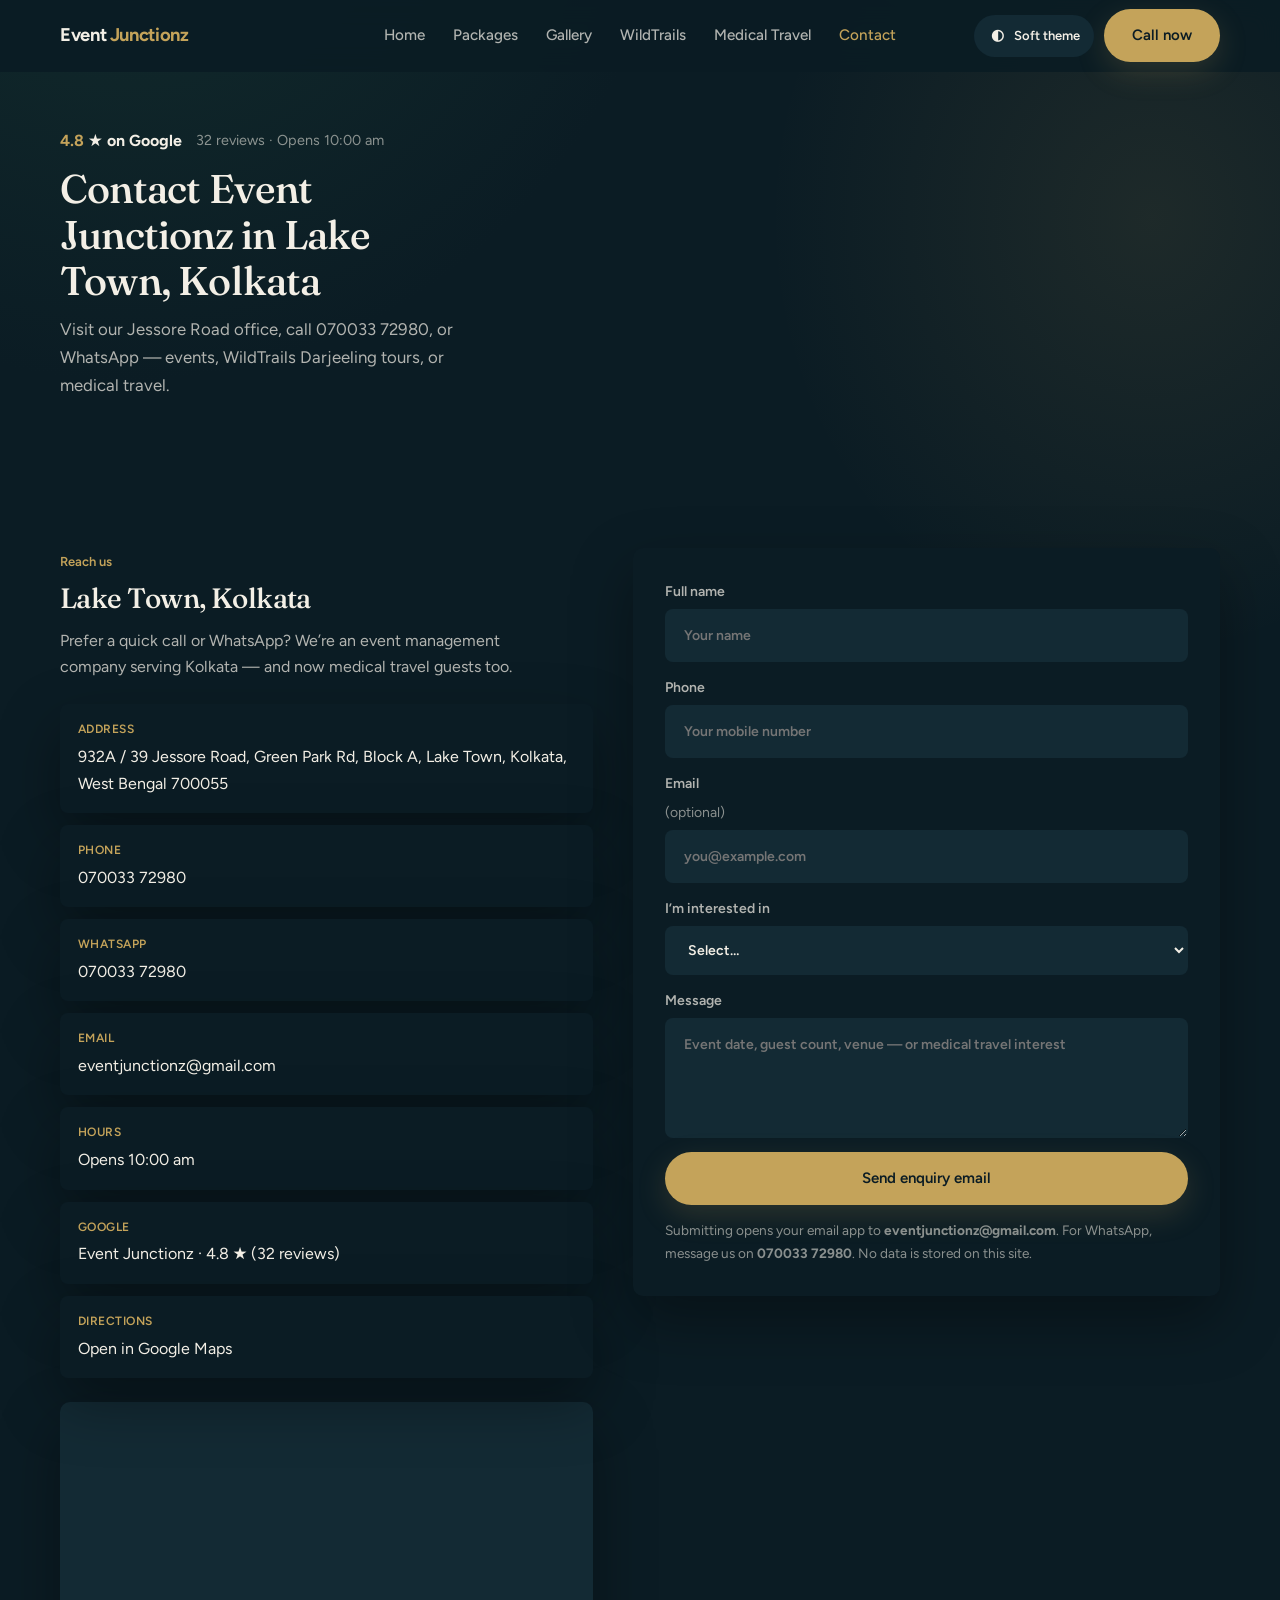
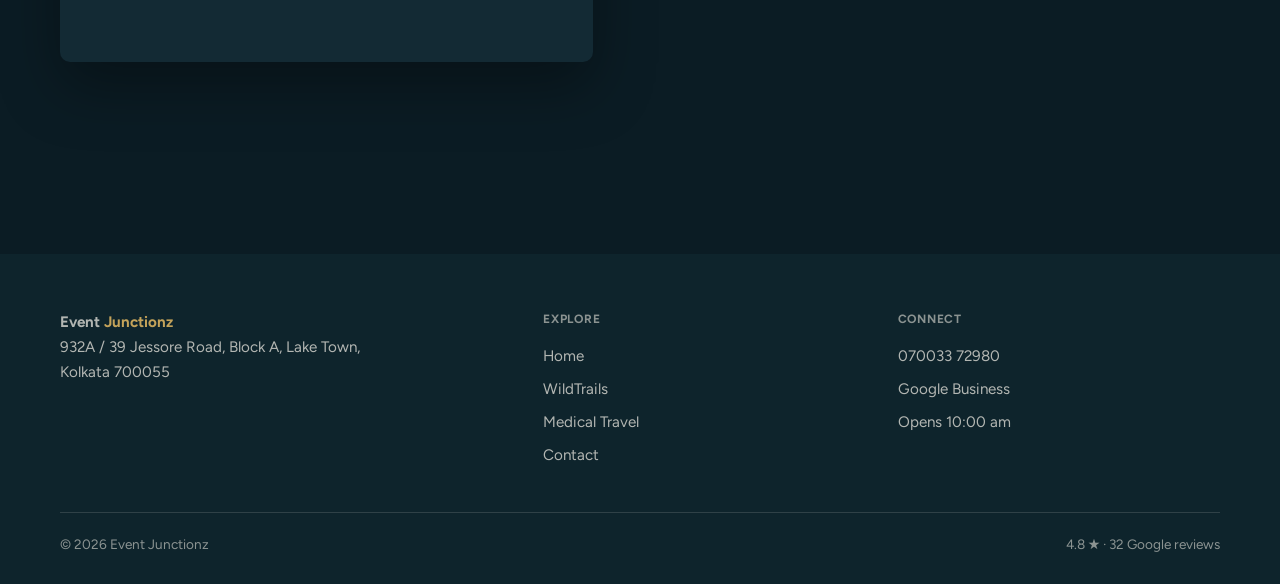
<file: contact.html>
<!DOCTYPE html>
<html lang="en-IN" data-theme="ink">
  <head>
    <meta charset="UTF-8" />
    <meta name="viewport" content="width=device-width, initial-scale=1" />
    <title>Contact Event Junctionz Kolkata | Lake Town Event Planner Phone &amp; Address</title>
    <meta
      name="description"
      content="Contact Event Junctionz in Lake Town, Kolkata — 932A/39 Jessore Road, Block A, 700055. Call 070033 72980 · WhatsApp · eventjunctionz@gmail.com. Open from 10:00 am."
    />
    <meta
      name="keywords"
      content="Event Junctionz contact, event planner Lake Town phone, wedding planner Kolkata address, 7003372980"
    />
    <meta name="robots" content="index, follow" />
    <link rel="canonical" href="https://eventjunctionz.com/contact.html" />
    <link rel="alternate" hreflang="en-IN" href="https://eventjunctionz.com/contact.html" />

    <meta property="og:type" content="website" />
    <meta property="og:locale" content="en_IN" />
    <meta property="og:site_name" content="Event Junctionz" />
    <meta property="og:title" content="Contact Event Junctionz | Lake Town, Kolkata" />
    <meta
      property="og:description"
      content="Call 070033 72980 · 932A/39 Jessore Road, Lake Town, Kolkata 700055. Events, WildTrails &amp; medical travel."
    />
    <meta property="og:url" content="https://eventjunctionz.com/contact.html" />
    <meta property="og:image" content="https://eventjunctionz.com/assets/favicon.svg" />

    <meta name="twitter:card" content="summary" />
    <meta name="twitter:title" content="Contact Event Junctionz Kolkata" />
    <meta name="twitter:description" content="Lake Town address, phone 070033 72980, WhatsApp &amp; email." />

    <link rel="icon" href="assets/favicon.svg" type="image/svg+xml" />
    <link rel="manifest" href="site.webmanifest" />
    <meta name="theme-color" content="#2F5BFF" />

    <script>
      (function () {
        try {
          var t = localStorage.getItem("ej-theme");
          document.documentElement.setAttribute(
            "data-theme",
            t === "soft" || t === "ink" ? t : "ink"
          );
        } catch (e) {
          document.documentElement.setAttribute("data-theme", "ink");
        }
      })();
    </script>
    <link rel="preconnect" href="https://fonts.googleapis.com" />
    <link rel="preconnect" href="https://fonts.gstatic.com" crossorigin />
    <link
      href="https://fonts.googleapis.com/css2?family=Figtree:wght@400;500;600;700&family=Fraunces:opsz,wght@9..144,400;9..144,500;9..144,600&family=Plus+Jakarta+Sans:wght@400;500;600;700&display=swap"
      rel="stylesheet"
    />
    <link rel="stylesheet" href="css/styles.css" />

    <script type="application/ld+json">
      {
        "@context": "https://schema.org",
        "@type": "ContactPage",
        "name": "Contact Event Junctionz",
        "url": "https://eventjunctionz.com/contact.html",
        "mainEntity": {
          "@type": "LocalBusiness",
          "name": "Event Junctionz",
          "telephone": "+917003372980",
          "email": "eventjunctionz@gmail.com",
          "address": {
            "@type": "PostalAddress",
            "streetAddress": "932A / 39 Jessore Road, Green Park Rd, Block A, Lake Town",
            "addressLocality": "Kolkata",
            "addressRegion": "West Bengal",
            "postalCode": "700055",
            "addressCountry": "IN"
          }
        }
      }
    </script>
    <script type="application/ld+json">
      {
        "@context": "https://schema.org",
        "@type": "BreadcrumbList",
        "itemListElement": [
          { "@type": "ListItem", "position": 1, "name": "Home", "item": "https://eventjunctionz.com/" },
          { "@type": "ListItem", "position": 2, "name": "Contact", "item": "https://eventjunctionz.com/contact.html" }
        ]
      }
    </script>
  </head>
  <body>
    <header class="site-header">
      <div class="nav-inner">
        <a class="logo" href="index.html">Event <span>Junctionz</span></a>
        <button class="nav-toggle" type="button" aria-label="Open menu" aria-expanded="false">
          <span></span><span></span><span></span>
        </button>
        <ul class="nav-links">
          <li><a href="index.html">Home</a></li>
          <li><a href="index.html#packages">Packages</a></li>
          <li><a href="index.html#gallery">Gallery</a></li>
          <li><a href="wildtrails.html">WildTrails</a></li>
          <li><a href="medical-travel.html">Medical Travel</a></li>
          <li><a href="contact.html" aria-current="page">Contact</a></li>
          <li class="nav-mobile-cta">
            <a class="btn btn-primary" href="tel:+917003372980">Call now</a>
          </li>
        </ul>
        <div class="nav-actions">
          <button
            type="button"
            class="theme-toggle"
            data-theme-toggle
            aria-pressed="false"
            aria-label="Switch to Ink & Brass theme"
            title="Switch to Ink & Brass"
          >
            <span class="theme-icon" aria-hidden="true">◐</span>
            <span class="theme-label-soft">Ink theme</span>
            <span class="theme-label-ink">Soft theme</span>
          </button>
          <a class="btn btn-primary nav-cta" href="tel:+917003372980">Call now</a>
        </div>
      </div>
    </header>

    <main>
      <section class="page-hero">
        <div class="container">
          <div class="rating-row">
            <p class="rating-score"><span>4.8</span> ★ on Google</p>
            <p class="rating-meta">32 reviews · Opens 10:00 am</p>
          </div>
          <h1>Contact Event Junctionz in Lake Town, Kolkata</h1>
          <p class="hero-lead">
            Visit our Jessore Road office, call 070033 72980, or WhatsApp — events, WildTrails
            Darjeeling tours, or medical travel.
          </p>
        </div>
      </section>

      <section id="enquiry">
        <div class="container contact-grid">
          <div class="reveal">
            <p class="section-label">Reach us</p>
            <h2 class="section-title">Lake Town, Kolkata</h2>
            <p class="section-lead">
              Prefer a quick call or WhatsApp? We’re an event management company serving Kolkata —
              and now medical travel guests too.
            </p>
            <ul class="contact-details">
              <li>
                <strong>Address</strong>
                932A / 39 Jessore Road, Green Park Rd, Block A, Lake Town, Kolkata, West Bengal
                700055
              </li>
              <li>
                <strong>Phone</strong>
                <a href="tel:+917003372980">070033 72980</a>
              </li>
              <li>
                <strong>WhatsApp</strong>
                070033 72980
              </li>
              <li>
                <strong>Email</strong>
                <a href="mailto:eventjunctionz@gmail.com">eventjunctionz@gmail.com</a>
              </li>
              <li>
                <strong>Hours</strong>
                Opens 10:00 am
              </li>
              <li>
                <strong>Google</strong>
                <a href="https://share.google/ib8gH32EQgBBQdKI5" target="_blank" rel="noopener noreferrer"
                  >Event Junctionz · 4.8 ★ (32 reviews)</a
                >
              </li>
              <li>
                <strong>Directions</strong>
                <a
                  href="https://www.google.com/maps/dir/?api=1&destination=932A%2F39+Jessore+Road+Green+Park+Rd+Block+A+Lake+Town+Kolkata+700055"
                  target="_blank"
                  rel="noopener noreferrer"
                  >Open in Google Maps</a
                >
              </li>
            </ul>

            <div class="map-embed">
              <iframe
                title="Event Junctionz location on Google Maps"
                loading="lazy"
                referrerpolicy="no-referrer-when-downgrade"
                src="https://maps.google.com/maps?q=932A%2F39%20Jessore%20Road%20Green%20Park%20Rd%20Block%20A%20Lake%20Town%20Kolkata%20700055&t=&z=15&ie=UTF8&iwloc=&output=embed"
              ></iframe>
            </div>
          </div>

          <form class="contact-form reveal" action="#" method="post">
            <label>
              Full name
              <input type="text" name="name" required autocomplete="name" placeholder="Your name" />
            </label>
            <label>
              Phone
              <input
                type="tel"
                name="phone"
                required
                autocomplete="tel"
                placeholder="Your mobile number"
              />
            </label>
            <label>
              Email <span style="font-weight: 400; color: var(--color-text-muted)">(optional)</span>
              <input type="email" name="email" autocomplete="email" placeholder="you@example.com" />
            </label>
            <label>
              I’m interested in
              <select name="interest" required>
                <option value="">Select…</option>
                <option value="Wedding Planner">Wedding Planner</option>
                <option value="Corporate Event And Dealers Meet">Corporate Event &amp; Dealers Meet</option>
                <option value="Corporate Sports Event">Corporate Sports Event</option>
                <option value="Birthday Planner">Birthday Planner</option>
                <option value="Party and Entertainment">Party &amp; Entertainment</option>
                <option value="Social Event">Social Event</option>
                <option value="Wedding & Photography">Wedding &amp; Photography</option>
                <option value="WildTrails">WildTrails — Darjeeling Adventure</option>
                <option value="Medical travel">Medical travel</option>
                <option value="Other">Other</option>
              </select>
            </label>
            <label>
              Message
              <textarea
                name="message"
                required
                placeholder="Event date, guest count, venue — or medical travel interest"
              ></textarea>
            </label>
            <button class="btn btn-primary btn-block" type="submit">Send enquiry email</button>
            <p class="form-note">
              Submitting opens your email app to <strong>eventjunctionz@gmail.com</strong>. For
              WhatsApp, message us on <strong>070033 72980</strong>. No data is stored on this site.
            </p>
          </form>
        </div>
      </section>
    </main>

    <footer class="site-footer">
      <div class="container">
        <div class="footer-grid">
          <div>
            <p class="footer-brand">Event <span>Junctionz</span></p>
            <p>932A / 39 Jessore Road, Block A, Lake Town, Kolkata 700055</p>
          </div>
          <div class="footer-col">
            <h4>Explore</h4>
            <ul>
              <li><a href="index.html">Home</a></li>
              <li><a href="wildtrails.html">WildTrails</a></li>
              <li><a href="medical-travel.html">Medical Travel</a></li>
              <li><a href="contact.html">Contact</a></li>
            </ul>
          </div>
          <div class="footer-col">
            <h4>Connect</h4>
            <ul>
              <li><a href="tel:+917003372980">070033 72980</a></li>
              <li>
                <a href="https://share.google/ib8gH32EQgBBQdKI5" target="_blank" rel="noopener noreferrer"
                  >Google Business</a
                >
              </li>
              <li>Opens 10:00 am</li>
            </ul>
          </div>
        </div>
        <div class="footer-bottom">
          <span>© <span id="year"></span> Event Junctionz</span>
          <span>4.8 ★ · 32 Google reviews</span>
        </div>
      </div>
    </footer>

    <script>
      document.getElementById("year").textContent = new Date().getFullYear();
    </script>
    <script src="js/main.js"></script>
    <script src="js/seo.js"></script>
  </body>
</html>
</file>
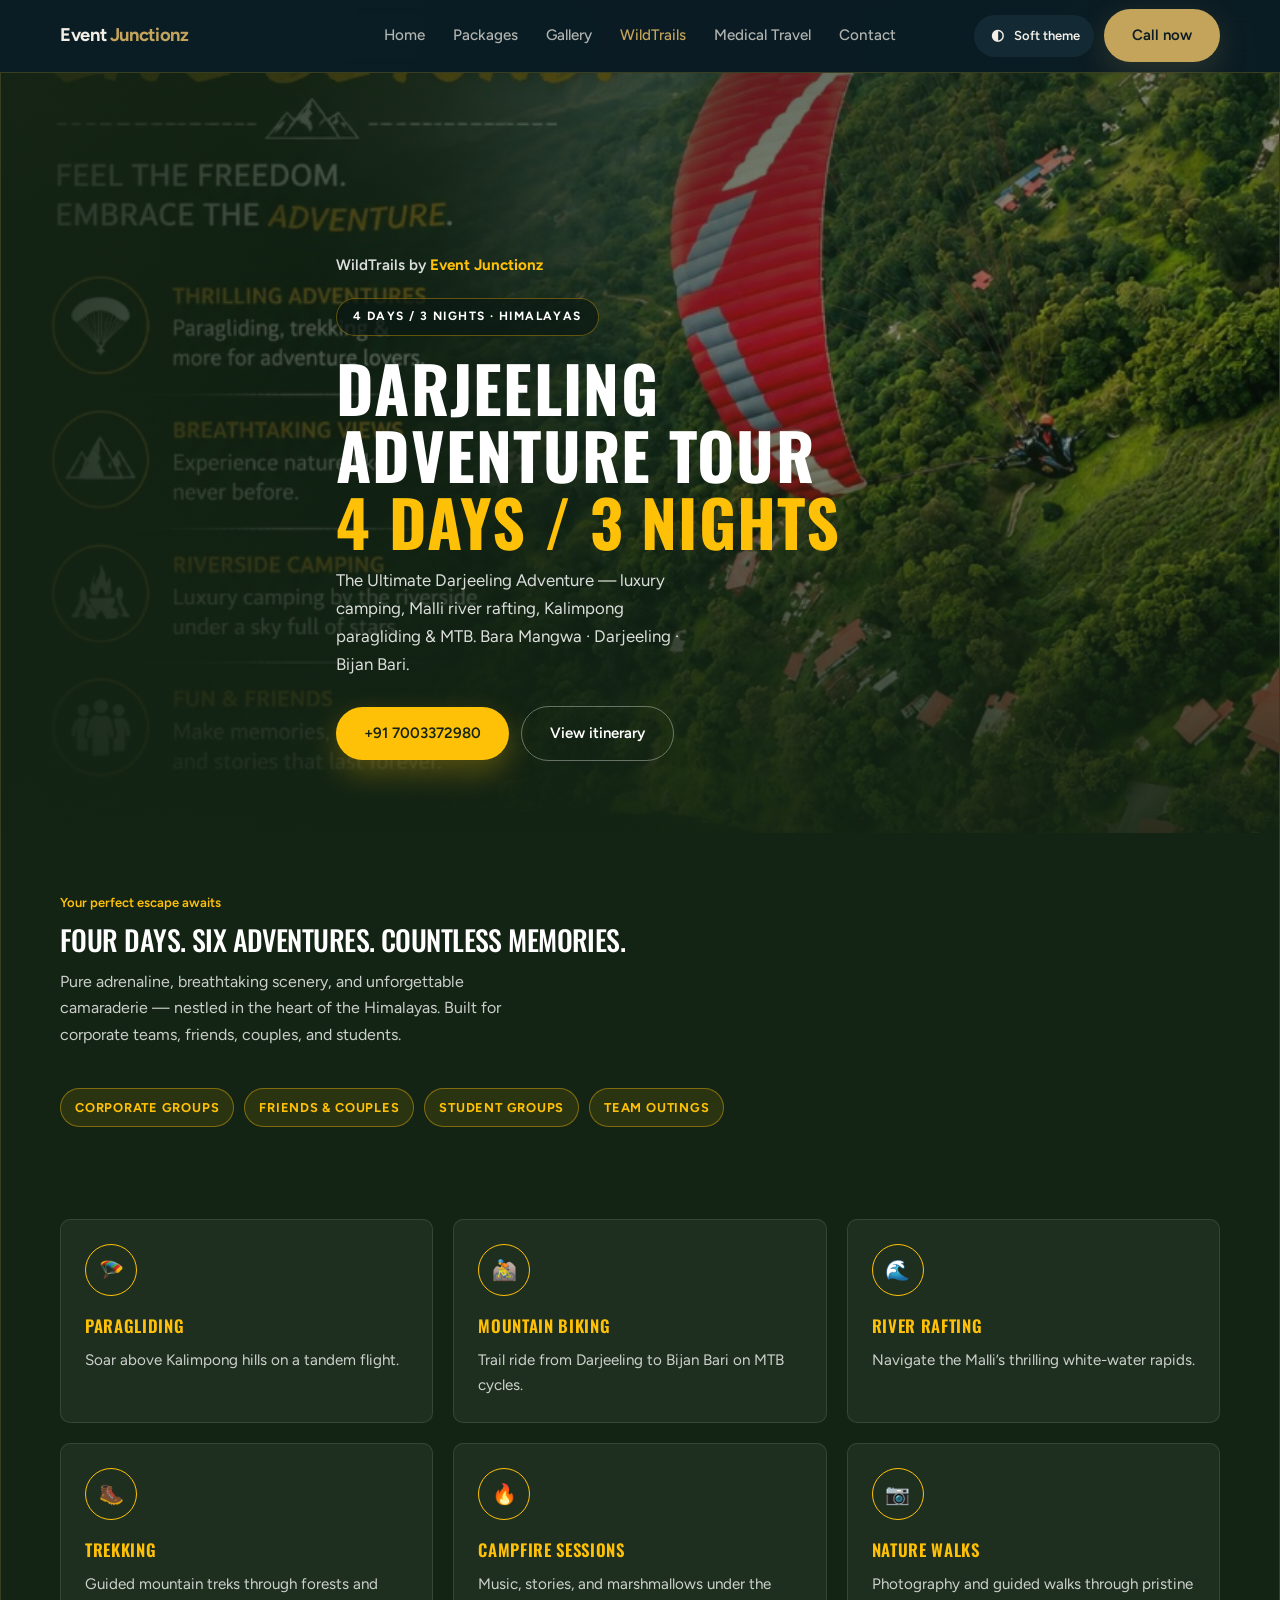
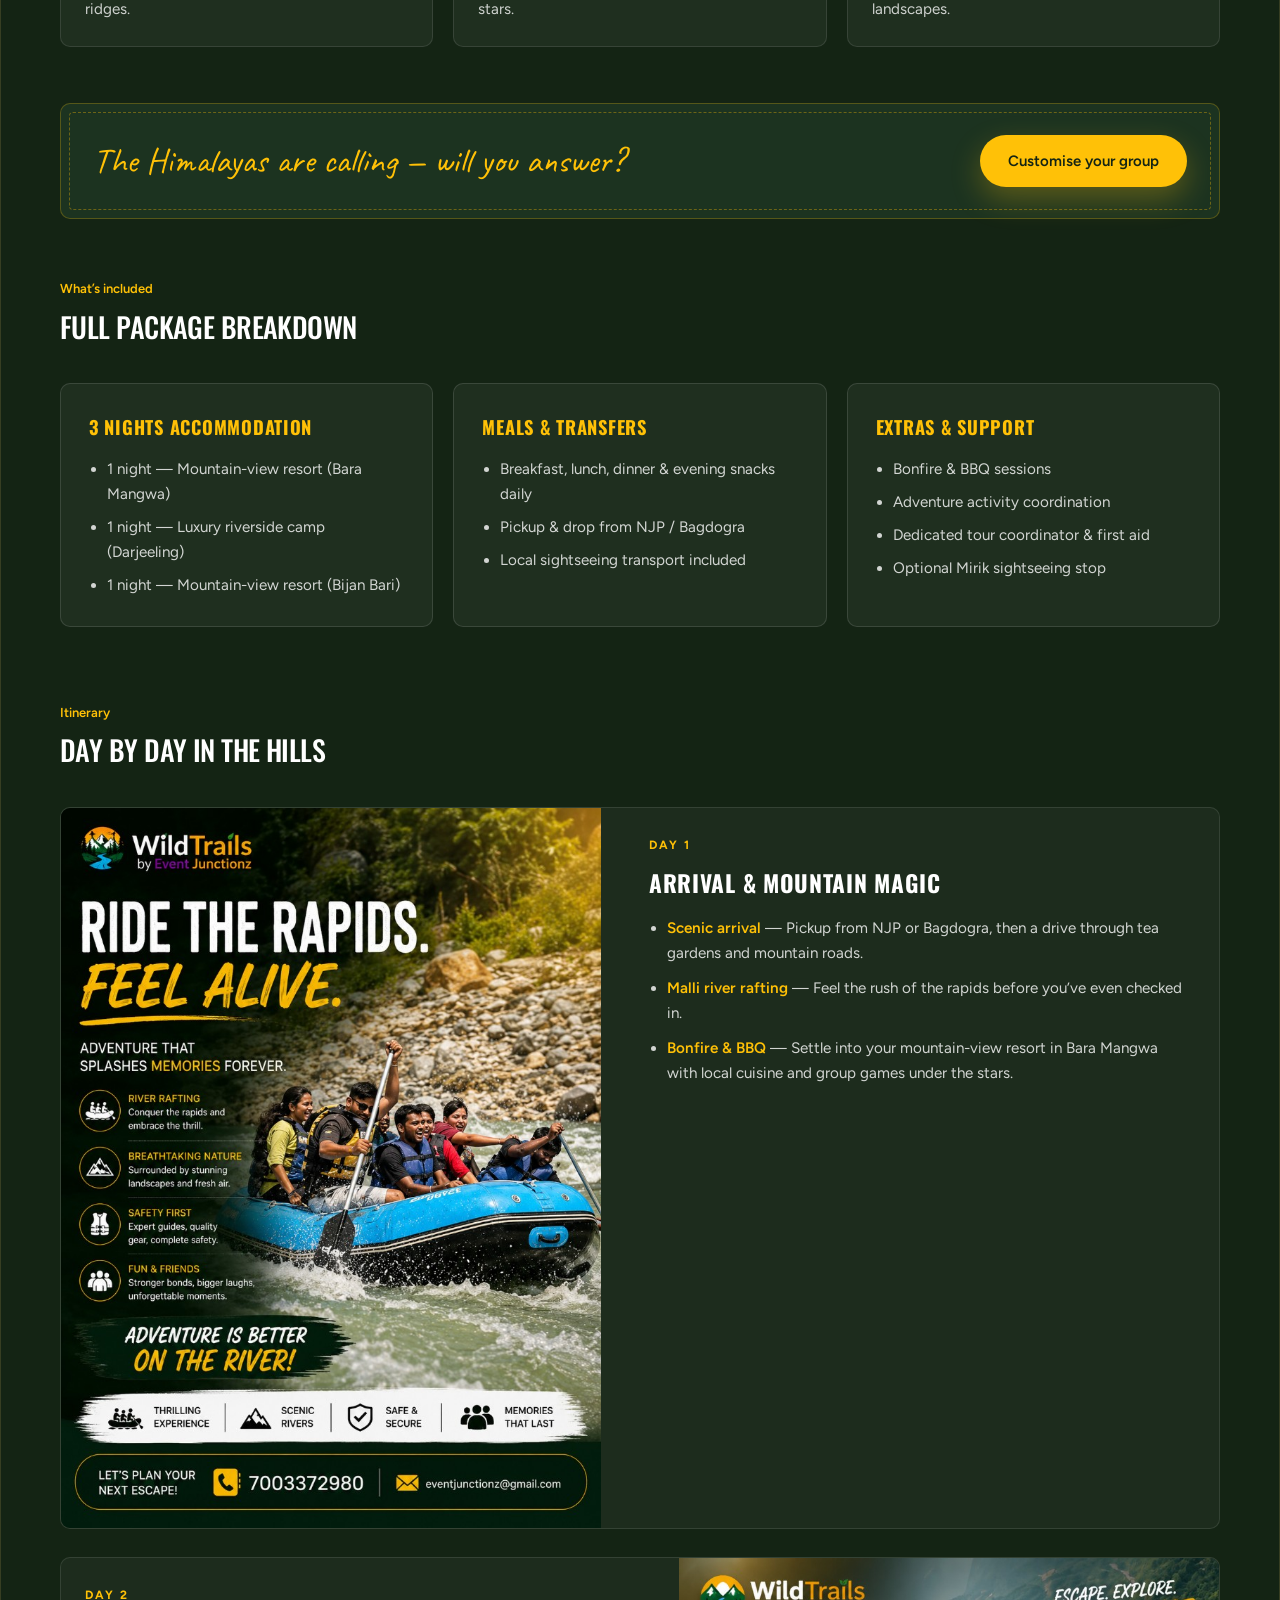
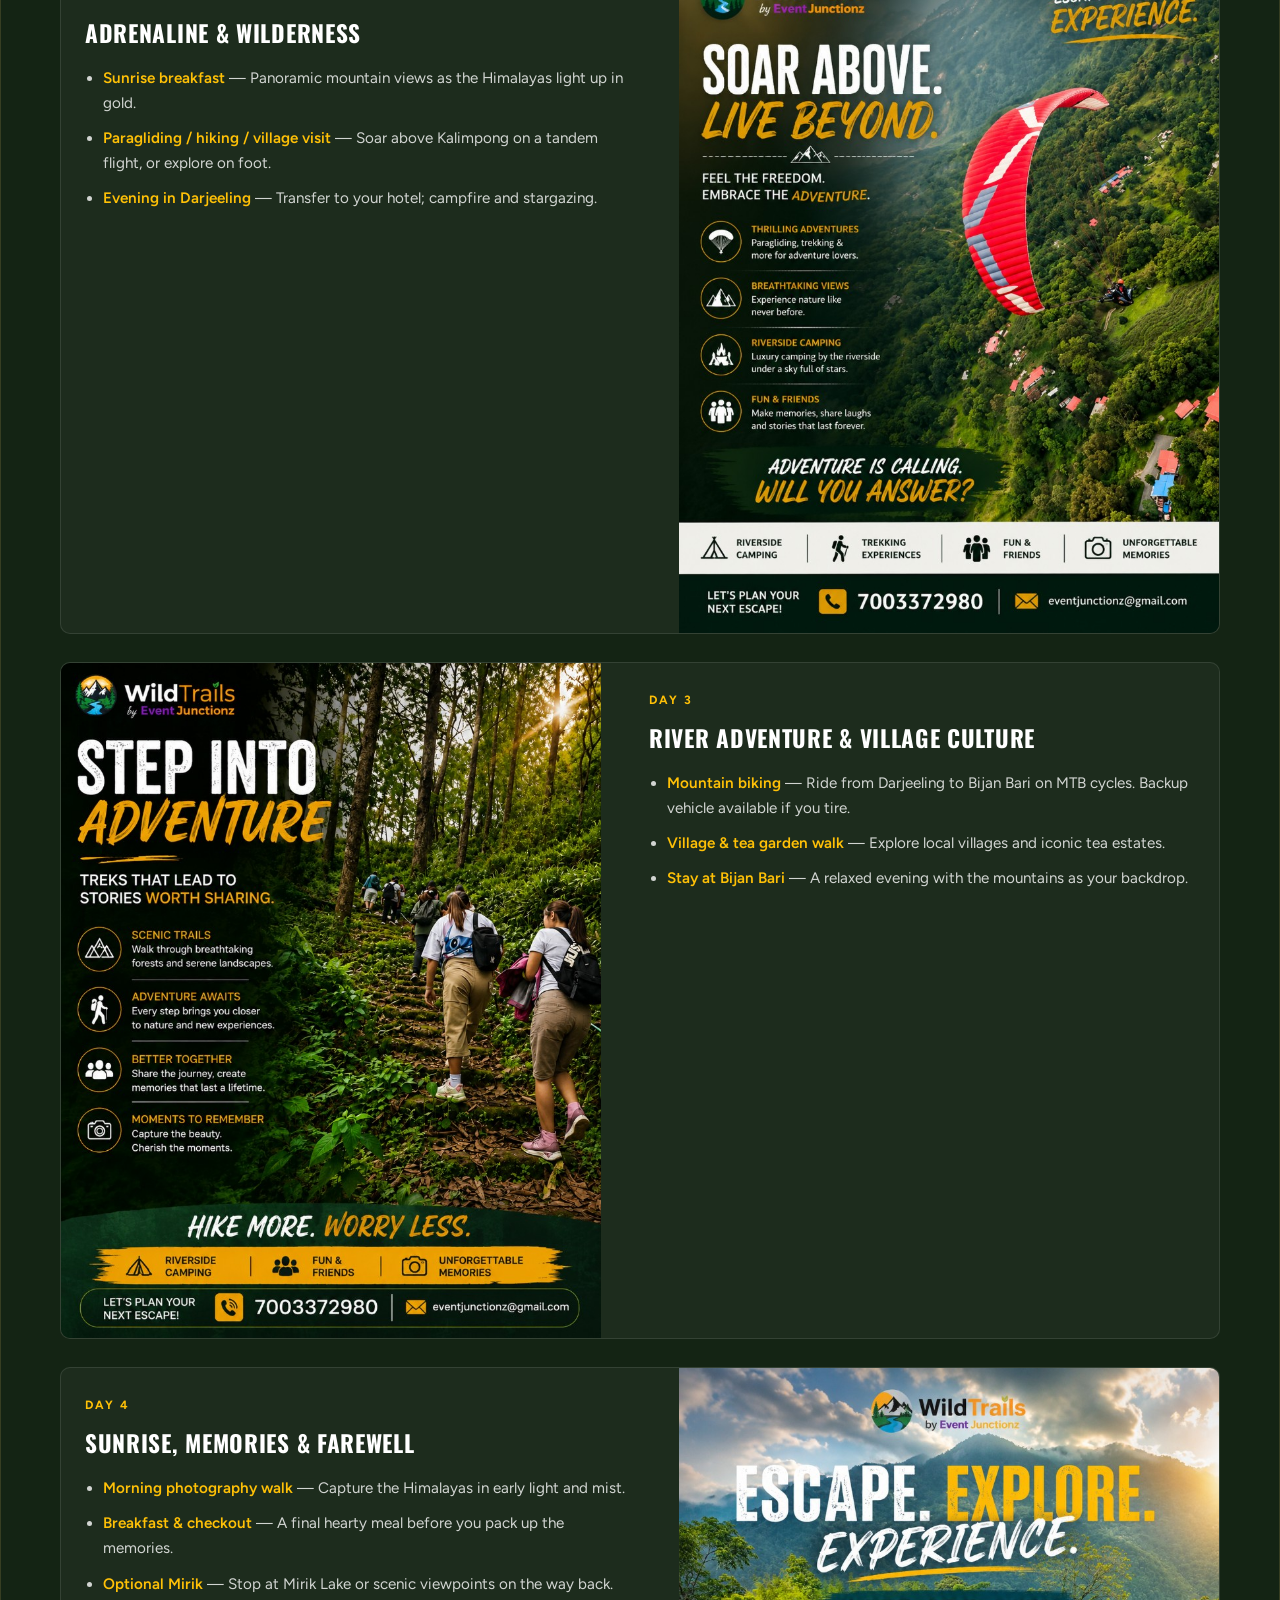
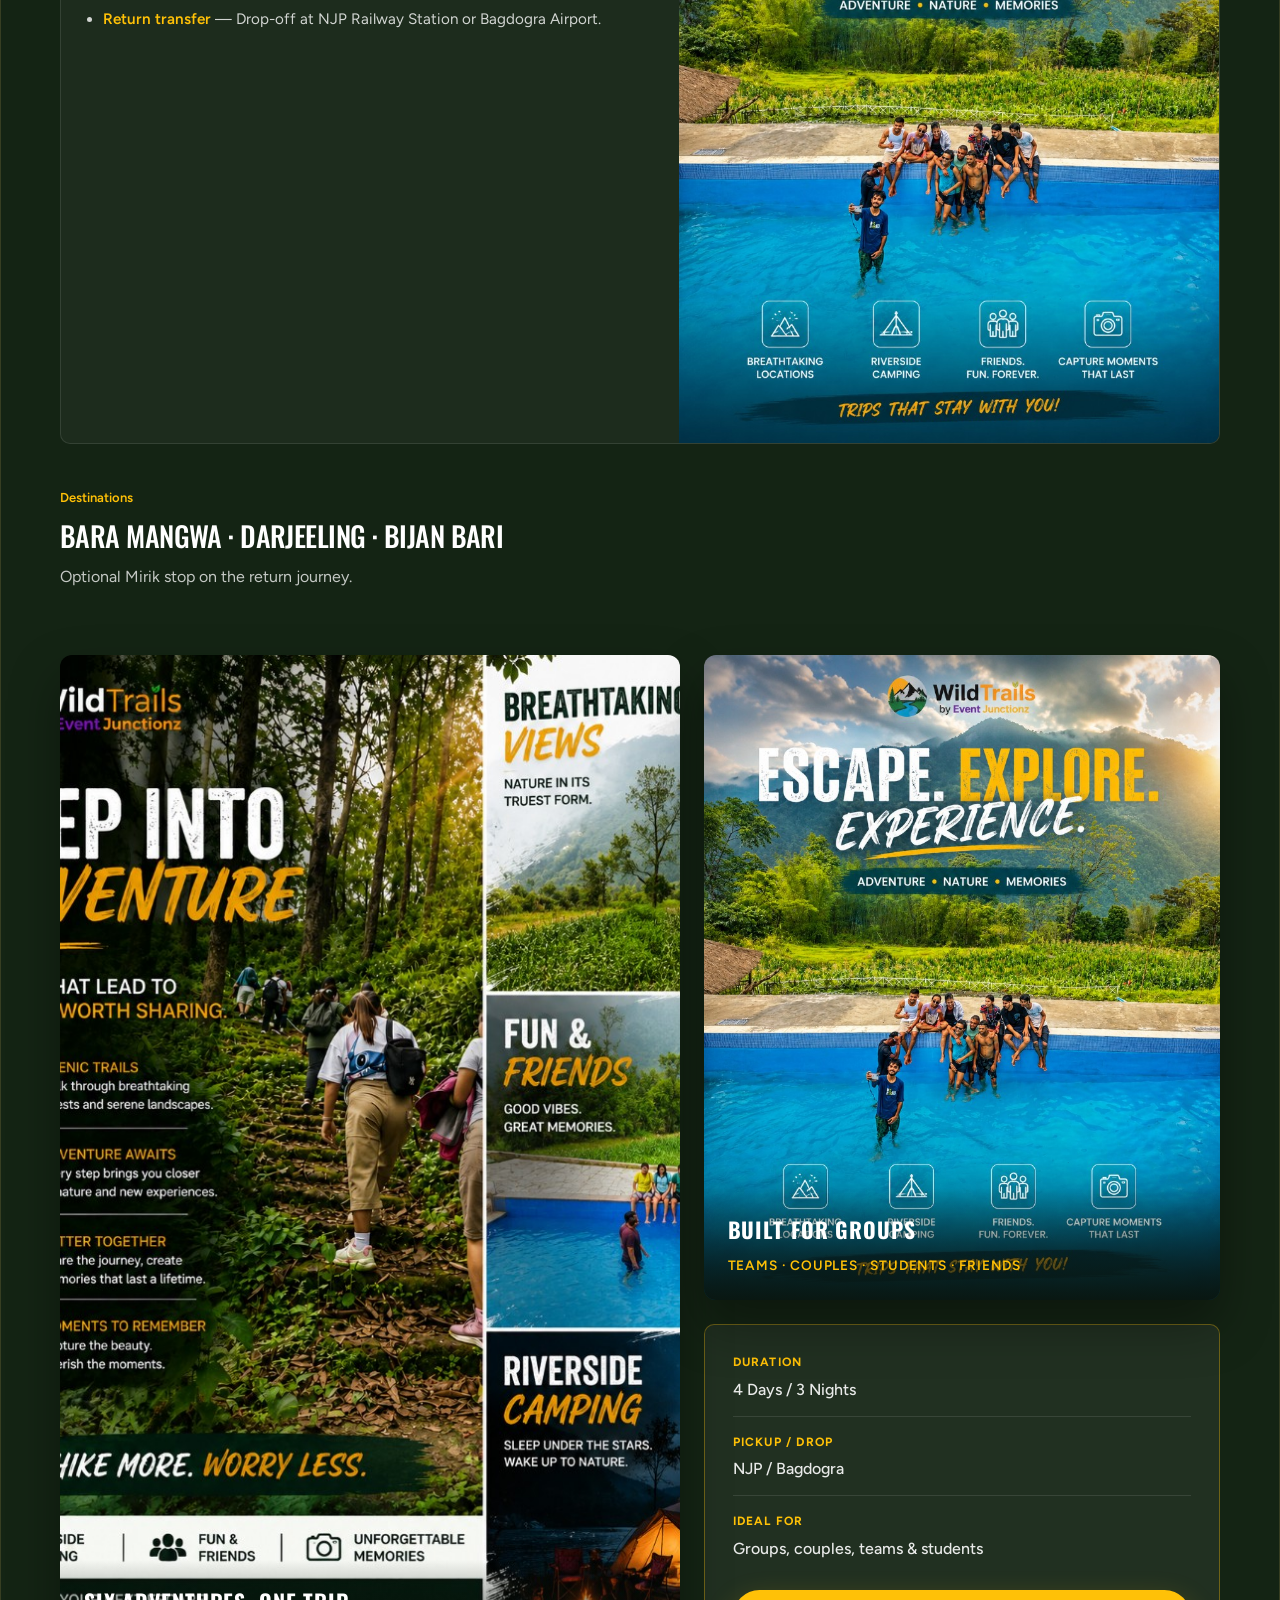
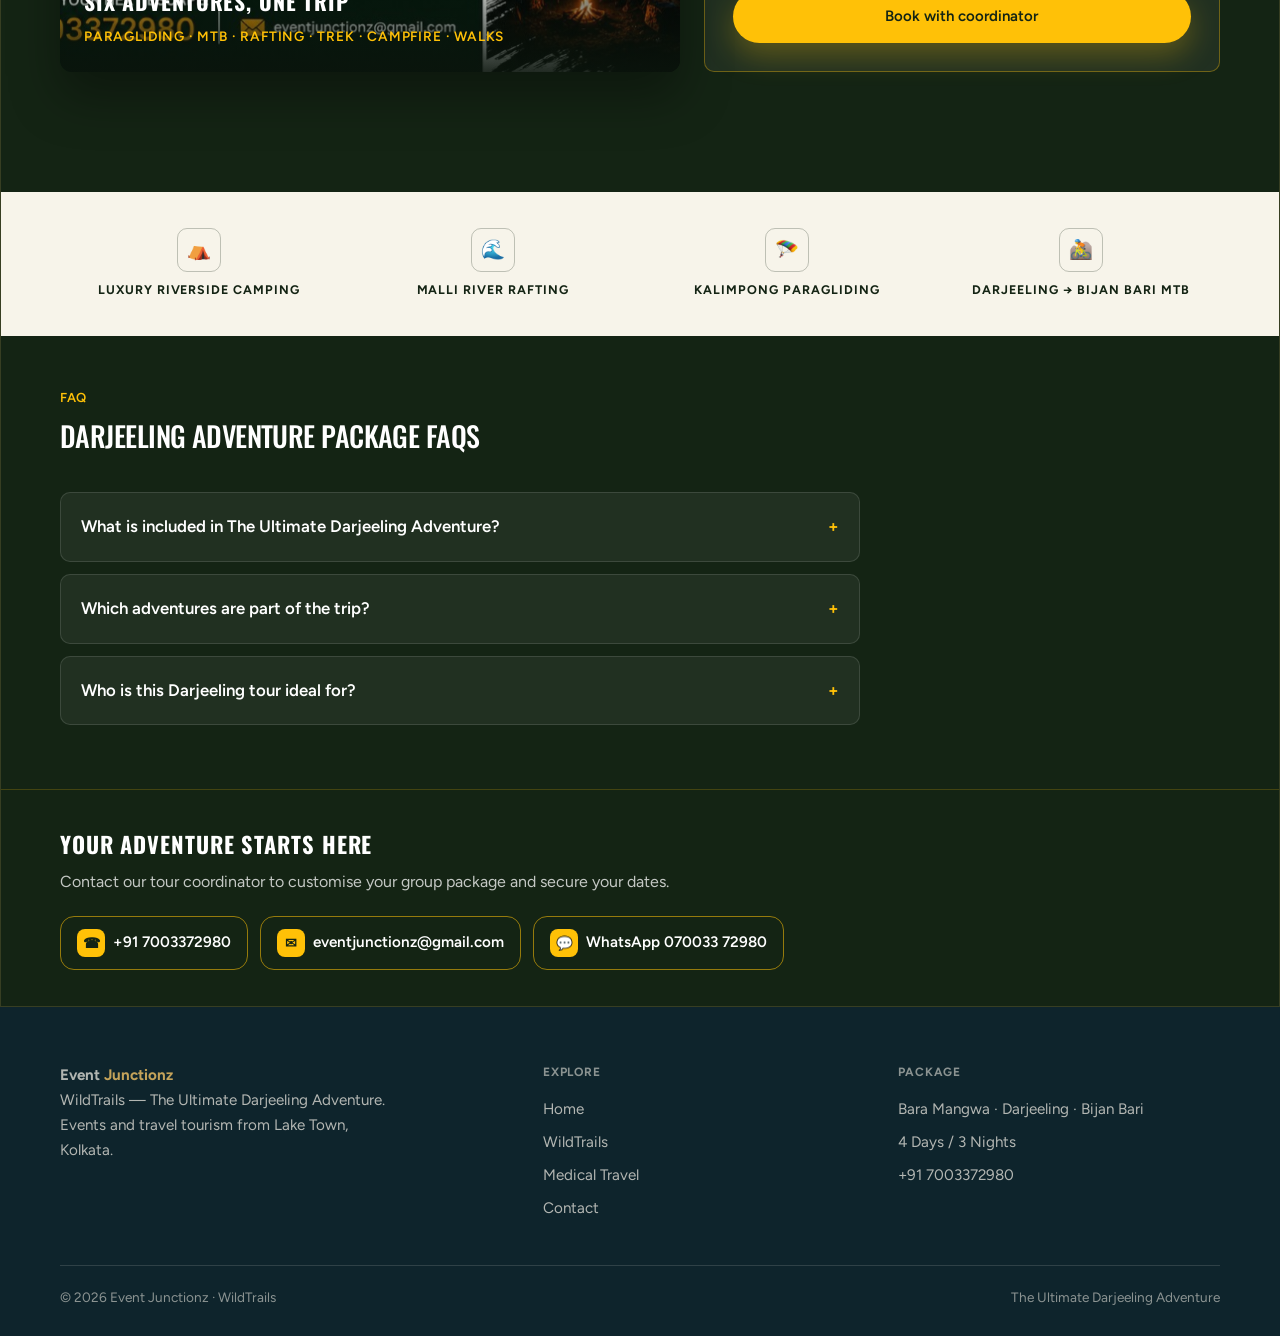
<file: wildtrails.html>
<!DOCTYPE html>
<html lang="en-IN" data-theme="ink">
  <head>
    <meta charset="UTF-8" />
    <meta name="viewport" content="width=device-width, initial-scale=1" />
    <title>Darjeeling Adventure Tour Package 4 Days | Rafting, Paragliding &amp; Camping | WildTrails</title>
    <meta
      name="description"
      content="Book The Ultimate Darjeeling Adventure with WildTrails by Event Junctionz — 4 days / 3 nights: Malli river rafting, Kalimpong paragliding, MTB, trekking &amp; luxury camping. Pickup from NJP / Bagdogra. Call +91 7003372980."
    />
    <meta
      name="keywords"
      content="Darjeeling adventure tour, Darjeeling package 4 days 3 nights, river rafting Darjeeling, paragliding Kalimpong, mountain biking Bijan Bari, riverside camping Darjeeling, WildTrails Event Junctionz, NJP Bagdogra tour package"
    />
    <meta name="robots" content="index, follow, max-image-preview:large, max-snippet:-1" />
    <meta name="author" content="Event Junctionz" />
    <meta name="geo.region" content="IN-WB" />
    <meta name="geo.placename" content="Darjeeling, West Bengal" />
    <link rel="canonical" href="https://eventjunctionz.com/wildtrails.html" />
    <link rel="alternate" hreflang="en-IN" href="https://eventjunctionz.com/wildtrails.html" />

    <meta property="og:type" content="website" />
    <meta property="og:locale" content="en_IN" />
    <meta property="og:site_name" content="Event Junctionz" />
    <meta property="og:title" content="Darjeeling Adventure Tour 4D/3N | WildTrails by Event Junctionz" />
    <meta
      property="og:description"
      content="Luxury camping, rafting, paragliding, trekking &amp; MTB in Bara Mangwa, Darjeeling &amp; Bijan Bari. Call +91 7003372980."
    />
    <meta property="og:url" content="https://eventjunctionz.com/wildtrails.html" />
    <meta property="og:image" content="https://eventjunctionz.com/assets/wildtrails/paragliding.png" />
    <meta property="og:image:alt" content="Paragliding on The Ultimate Darjeeling Adventure" />

    <meta name="twitter:card" content="summary_large_image" />
    <meta name="twitter:title" content="Darjeeling Adventure Tour Package | WildTrails" />
    <meta
      name="twitter:description"
      content="4 days / 3 nights — rafting, paragliding, MTB, trekking &amp; camping. Book +91 7003372980."
    />
    <meta name="twitter:image" content="https://eventjunctionz.com/assets/wildtrails/paragliding.png" />

    <link rel="icon" href="assets/favicon.svg" type="image/svg+xml" />
    <link rel="manifest" href="site.webmanifest" />
    <meta name="theme-color" content="#142414" />

    <script>
      (function () {
        try {
          var t = localStorage.getItem("ej-theme");
          document.documentElement.setAttribute(
            "data-theme",
            t === "soft" || t === "ink" ? t : "ink"
          );
        } catch (e) {
          document.documentElement.setAttribute("data-theme", "ink");
        }
      })();
    </script>
    <link rel="preconnect" href="https://fonts.googleapis.com" />
    <link rel="preconnect" href="https://fonts.gstatic.com" crossorigin />
    <link
      href="https://fonts.googleapis.com/css2?family=Caveat:wght@600;700&family=Figtree:wght@400;500;600;700&family=Fraunces:opsz,wght@9..144,400;9..144,500;9..144,600&family=Oswald:wght@500;600;700&family=Plus+Jakarta+Sans:wght@400;500;600;700&display=swap"
      rel="stylesheet"
    />
    <link rel="stylesheet" href="css/styles.css" />

    <script type="application/ld+json">
      {
        "@context": "https://schema.org",
        "@type": "TouristTrip",
        "name": "The Ultimate Darjeeling Adventure",
        "description": "Four-day Himalayan adventure with luxury camping, Malli river rafting, Kalimpong paragliding, mountain biking from Darjeeling to Bijan Bari, trekking, and campfire sessions. Organised by WildTrails by Event Junctionz.",
        "touristType": ["Corporate groups", "Friends and couples", "Student groups", "Team outings"],
        "itinerary": {
          "@type": "ItemList",
          "itemListElement": [
            { "@type": "ListItem", "position": 1, "name": "Day 1 — Arrival, Malli river rafting, bonfire BBQ at Bara Mangwa" },
            { "@type": "ListItem", "position": 2, "name": "Day 2 — Paragliding or hike over Kalimpong, evening in Darjeeling" },
            { "@type": "ListItem", "position": 3, "name": "Day 3 — Mountain biking to Bijan Bari, tea garden walk" },
            { "@type": "ListItem", "position": 4, "name": "Day 4 — Sunrise photography, optional Mirik, return to NJP or Bagdogra" }
          ]
        },
        "offers": {
          "@type": "Offer",
          "url": "https://eventjunctionz.com/wildtrails.html",
          "availability": "https://schema.org/InStock",
          "seller": {
            "@type": "TravelAgency",
            "name": "WildTrails by Event Junctionz",
            "telephone": "+917003372980",
            "email": "eventjunctionz@gmail.com",
            "address": {
              "@type": "PostalAddress",
              "streetAddress": "932A / 39 Jessore Road, Lake Town",
              "addressLocality": "Kolkata",
              "addressRegion": "West Bengal",
              "postalCode": "700055",
              "addressCountry": "IN"
            }
          }
        },
        "image": [
          "https://eventjunctionz.com/assets/wildtrails/paragliding.png",
          "https://eventjunctionz.com/assets/wildtrails/rafting.png",
          "https://eventjunctionz.com/assets/wildtrails/trekking.png"
        ],
        "provider": { "@type": "Organization", "name": "Event Junctionz", "url": "https://eventjunctionz.com/" }
      }
    </script>
    <script type="application/ld+json">
      {
        "@context": "https://schema.org",
        "@type": "BreadcrumbList",
        "itemListElement": [
          { "@type": "ListItem", "position": 1, "name": "Home", "item": "https://eventjunctionz.com/" },
          { "@type": "ListItem", "position": 2, "name": "WildTrails Darjeeling Adventure", "item": "https://eventjunctionz.com/wildtrails.html" }
        ]
      }
    </script>
    <script type="application/ld+json">
      {
        "@context": "https://schema.org",
        "@type": "FAQPage",
        "mainEntity": [
          {
            "@type": "Question",
            "name": "What is included in The Ultimate Darjeeling Adventure?",
            "acceptedAnswer": {
              "@type": "Answer",
              "text": "3 nights accommodation (Bara Mangwa, Darjeeling riverside camp, Bijan Bari), all meals and snacks, pickup and drop from NJP or Bagdogra, local transport, adventure activity coordination, tour coordinator, first aid, bonfire and BBQ, and optional Mirik stop."
            }
          },
          {
            "@type": "Question",
            "name": "How long is the Darjeeling adventure package?",
            "acceptedAnswer": {
              "@type": "Answer",
              "text": "The package is 4 days and 3 nights covering Bara Mangwa, Darjeeling, Bijan Bari, with optional Mirik on the return."
            }
          },
          {
            "@type": "Question",
            "name": "How do I book WildTrails Darjeeling tour?",
            "acceptedAnswer": {
              "@type": "Answer",
              "text": "Call or WhatsApp +91 7003372980 or email eventjunctionz@gmail.com to customise your group package and secure dates."
            }
          }
        ]
      }
    </script>
  </head>
  <body>
    <header class="site-header">
      <div class="nav-inner">
        <a class="logo" href="index.html">Event <span>Junctionz</span></a>
        <button class="nav-toggle" type="button" aria-label="Open menu" aria-expanded="false">
          <span></span><span></span><span></span>
        </button>
        <ul class="nav-links">
          <li><a href="index.html">Home</a></li>
          <li><a href="index.html#packages">Packages</a></li>
          <li><a href="index.html#gallery">Gallery</a></li>
          <li><a href="wildtrails.html" aria-current="page">WildTrails</a></li>
          <li><a href="medical-travel.html">Medical Travel</a></li>
          <li><a href="contact.html">Contact</a></li>
          <li class="nav-mobile-cta">
            <a class="btn btn-primary" href="tel:+917003372980">Call now</a>
          </li>
        </ul>
        <div class="nav-actions">
          <button
            type="button"
            class="theme-toggle"
            data-theme-toggle
            aria-pressed="false"
            aria-label="Switch to Ink & Brass theme"
            title="Switch to Ink & Brass"
          >
            <span class="theme-icon" aria-hidden="true">◐</span>
            <span class="theme-label-soft">Ink theme</span>
            <span class="theme-label-ink">Soft theme</span>
          </button>
          <a class="btn btn-primary nav-cta" href="tel:+917003372980">Call now</a>
        </div>
      </div>
    </header>

    <main>
      <section class="wild-band">
        <div class="wild-hero">
          <div class="wild-hero-media" aria-hidden="true">
            <img src="assets/wildtrails/paragliding.png" alt="" width="1200" height="1600" />
          </div>
          <div class="container wild-hero-content">
            <p class="wild-brand-line">WildTrails by <strong>Event Junctionz</strong></p>
            <p class="wild-pill">4 Days / 3 Nights · Himalayas</p>
            <h1>
              Darjeeling adventure tour<br /><span class="accent">4 days / 3 nights</span>
            </h1>
            <p class="wild-sub">
              The Ultimate Darjeeling Adventure — luxury camping, Malli river rafting, Kalimpong
              paragliding &amp; MTB. Bara Mangwa · Darjeeling · Bijan Bari.
            </p>
            <div class="btn-group">
              <a class="btn btn-wild" href="tel:+917003372980">+91 7003372980</a>
              <a class="btn btn-wild-ghost" href="#itinerary">View itinerary</a>
            </div>
          </div>
        </div>

        <div class="container">
          <div class="section-head reveal" style="padding-top: 56px">
            <p class="section-label">Your perfect escape awaits</p>
            <h2
              class="section-title"
              style="color: #fff; font-family: Oswald, sans-serif; text-transform: uppercase"
            >
              Four days. Six adventures. Countless memories.
            </h2>
            <p class="section-lead" style="color: rgba(255, 255, 255, 0.78)">
              Pure adrenaline, breathtaking scenery, and unforgettable camaraderie — nestled in the
              heart of the Himalayas. Built for corporate teams, friends, couples, and students.
            </p>
          </div>

          <div class="wild-audience reveal">
            <span>Corporate groups</span>
            <span>Friends &amp; couples</span>
            <span>Student groups</span>
            <span>Team outings</span>
          </div>

          <div class="wild-features reveal">
            <article class="wild-feature">
              <div class="wild-icon" aria-hidden="true">🪂</div>
              <h3>Paragliding</h3>
              <p>Soar above Kalimpong hills on a tandem flight.</p>
            </article>
            <article class="wild-feature">
              <div class="wild-icon" aria-hidden="true">🚵</div>
              <h3>Mountain biking</h3>
              <p>Trail ride from Darjeeling to Bijan Bari on MTB cycles.</p>
            </article>
            <article class="wild-feature">
              <div class="wild-icon" aria-hidden="true">🌊</div>
              <h3>River rafting</h3>
              <p>Navigate the Malli’s thrilling white-water rapids.</p>
            </article>
            <article class="wild-feature">
              <div class="wild-icon" aria-hidden="true">🥾</div>
              <h3>Trekking</h3>
              <p>Guided mountain treks through forests and ridges.</p>
            </article>
            <article class="wild-feature">
              <div class="wild-icon" aria-hidden="true">🔥</div>
              <h3>Campfire sessions</h3>
              <p>Music, stories, and marshmallows under the stars.</p>
            </article>
            <article class="wild-feature">
              <div class="wild-icon" aria-hidden="true">📷</div>
              <h3>Nature walks</h3>
              <p>Photography and guided walks through pristine landscapes.</p>
            </article>
          </div>
        </div>

        <div class="wild-banner reveal">
          <p>The Himalayas are calling — will you answer?</p>
          <a class="btn btn-wild" href="contact.html?interest=WildTrails">Customise your group</a>
        </div>

        <div class="container" id="included">
          <div class="section-head reveal">
            <p class="section-label">What’s included</p>
            <h2
              class="section-title"
              style="color: #fff; font-family: Oswald, sans-serif; text-transform: uppercase"
            >
              Full package breakdown
            </h2>
          </div>
          <div class="wild-included reveal">
            <article class="wild-include-card">
              <h3>3 nights accommodation</h3>
              <ul>
                <li>1 night — Mountain-view resort (Bara Mangwa)</li>
                <li>1 night — Luxury riverside camp (Darjeeling)</li>
                <li>1 night — Mountain-view resort (Bijan Bari)</li>
              </ul>
            </article>
            <article class="wild-include-card">
              <h3>Meals &amp; transfers</h3>
              <ul>
                <li>Breakfast, lunch, dinner &amp; evening snacks daily</li>
                <li>Pickup &amp; drop from NJP / Bagdogra</li>
                <li>Local sightseeing transport included</li>
              </ul>
            </article>
            <article class="wild-include-card">
              <h3>Extras &amp; support</h3>
              <ul>
                <li>Bonfire &amp; BBQ sessions</li>
                <li>Adventure activity coordination</li>
                <li>Dedicated tour coordinator &amp; first aid</li>
                <li>Optional Mirik sightseeing stop</li>
              </ul>
            </article>
          </div>
        </div>

        <div class="container" id="itinerary">
          <div class="section-head reveal" style="padding-top: 48px">
            <p class="section-label">Itinerary</p>
            <h2
              class="section-title"
              style="color: #fff; font-family: Oswald, sans-serif; text-transform: uppercase"
            >
              Day by day in the hills
            </h2>
          </div>

          <div class="wild-itinerary reveal">
            <article class="wild-day">
              <div class="wild-day-media">
                <img
                  src="assets/wildtrails/rafting.png"
                  alt="River rafting adventure"
                  width="800"
                  height="600"
                />
              </div>
              <div class="wild-day-body">
                <p class="wild-day-label">Day 1</p>
                <h3>Arrival &amp; mountain magic</h3>
                <ul>
                  <li>
                    <strong>Scenic arrival</strong> — Pickup from NJP or Bagdogra, then a drive
                    through tea gardens and mountain roads.
                  </li>
                  <li>
                    <strong>Malli river rafting</strong> — Feel the rush of the rapids before you’ve
                    even checked in.
                  </li>
                  <li>
                    <strong>Bonfire &amp; BBQ</strong> — Settle into your mountain-view resort in
                    Bara Mangwa with local cuisine and group games under the stars.
                  </li>
                </ul>
              </div>
            </article>

            <article class="wild-day reverse">
              <div class="wild-day-media">
                <img
                  src="assets/wildtrails/paragliding.png"
                  alt="Paragliding over the hills"
                  width="800"
                  height="600"
                />
              </div>
              <div class="wild-day-body">
                <p class="wild-day-label">Day 2</p>
                <h3>Adrenaline &amp; wilderness</h3>
                <ul>
                  <li>
                    <strong>Sunrise breakfast</strong> — Panoramic mountain views as the Himalayas
                    light up in gold.
                  </li>
                  <li>
                    <strong>Paragliding / hiking / village visit</strong> — Soar above Kalimpong on
                    a tandem flight, or explore on foot.
                  </li>
                  <li>
                    <strong>Evening in Darjeeling</strong> — Transfer to your hotel; campfire and
                    stargazing.
                  </li>
                </ul>
              </div>
            </article>

            <article class="wild-day">
              <div class="wild-day-media">
                <img
                  src="assets/wildtrails/trekking.png"
                  alt="Trekking through forest trails"
                  width="800"
                  height="600"
                />
              </div>
              <div class="wild-day-body">
                <p class="wild-day-label">Day 3</p>
                <h3>River adventure &amp; village culture</h3>
                <ul>
                  <li>
                    <strong>Mountain biking</strong> — Ride from Darjeeling to Bijan Bari on MTB
                    cycles. Backup vehicle available if you tire.
                  </li>
                  <li>
                    <strong>Village &amp; tea garden walk</strong> — Explore local villages and iconic
                    tea estates.
                  </li>
                  <li>
                    <strong>Stay at Bijan Bari</strong> — A relaxed evening with the mountains as
                    your backdrop.
                  </li>
                </ul>
              </div>
            </article>

            <article class="wild-day reverse">
              <div class="wild-day-media">
                <img
                  src="assets/wildtrails/escape-explore.png"
                  alt="Group memories in the hills"
                  width="800"
                  height="600"
                />
              </div>
              <div class="wild-day-body">
                <p class="wild-day-label">Day 4</p>
                <h3>Sunrise, memories &amp; farewell</h3>
                <ul>
                  <li>
                    <strong>Morning photography walk</strong> — Capture the Himalayas in early light
                    and mist.
                  </li>
                  <li><strong>Breakfast &amp; checkout</strong> — A final hearty meal before you pack up the memories.</li>
                  <li>
                    <strong>Optional Mirik</strong> — Stop at Mirik Lake or scenic viewpoints on the
                    way back.
                  </li>
                  <li>
                    <strong>Return transfer</strong> — Drop-off at NJP Railway Station or Bagdogra
                    Airport.
                  </li>
                </ul>
              </div>
            </article>
          </div>
        </div>

        <div class="container" id="experiences" style="padding-bottom: 48px">
          <div class="section-head reveal">
            <p class="section-label">Destinations</p>
            <h2
              class="section-title"
              style="color: #fff; font-family: Oswald, sans-serif; text-transform: uppercase"
            >
              Bara Mangwa · Darjeeling · Bijan Bari
            </h2>
            <p class="section-lead" style="color: rgba(255, 255, 255, 0.75)">
              Optional Mirik stop on the return journey.
            </p>
          </div>
          <div class="wild-experiences reveal">
            <article class="wild-exp-main">
              <img
                src="assets/wildtrails/experiences.png"
                alt="WildTrails Darjeeling adventure collage"
                width="900"
                height="1200"
              />
              <div class="wild-exp-caption">
                <h3>Six adventures, one trip</h3>
                <p>Paragliding · MTB · Rafting · Trek · Campfire · Walks</p>
              </div>
            </article>
            <div class="wild-exp-stack">
              <article class="wild-exp-card">
                <img
                  src="assets/wildtrails/memories.png"
                  alt="Friends on a WildTrails trip"
                  width="800"
                  height="600"
                />
                <div class="wild-exp-caption">
                  <h3>Built for groups</h3>
                  <p>Teams · Couples · Students · Friends</p>
                </div>
              </article>
              <div class="wild-meta-card">
                <div class="wild-meta-row">
                  <strong>Duration</strong>
                  <span>4 Days / 3 Nights</span>
                </div>
                <div class="wild-meta-row">
                  <strong>Pickup / drop</strong>
                  <span>NJP / Bagdogra</span>
                </div>
                <div class="wild-meta-row">
                  <strong>Ideal for</strong>
                  <span>Groups, couples, teams &amp; students</span>
                </div>
                <a class="btn btn-wild btn-block" href="tel:+917003372980">Book with coordinator</a>
              </div>
            </div>
          </div>
        </div>

        <div class="wild-strip">
          <div class="container wild-strip-grid">
            <div class="wild-strip-item">
              <span class="mark" aria-hidden="true">⛺</span>
              Luxury riverside camping
            </div>
            <div class="wild-strip-item">
              <span class="mark" aria-hidden="true">🌊</span>
              Malli river rafting
            </div>
            <div class="wild-strip-item">
              <span class="mark" aria-hidden="true">🪂</span>
              Kalimpong paragliding
            </div>
            <div class="wild-strip-item">
              <span class="mark" aria-hidden="true">🚵</span>
              Darjeeling → Bijan Bari MTB
            </div>
          </div>
        </div>

        <div class="container" id="faq" style="padding: 48px 0 64px">
          <div class="section-head reveal">
            <p class="section-label">FAQ</p>
            <h2
              class="section-title"
              style="color: #fff; font-family: Oswald, sans-serif; text-transform: uppercase"
            >
              Darjeeling adventure package FAQs
            </h2>
          </div>
          <div class="faq-list faq-list-dark reveal">
            <details class="faq-item">
              <summary>What is included in The Ultimate Darjeeling Adventure?</summary>
              <p>
                3 nights stay (Bara Mangwa resort, Darjeeling riverside camp, Bijan Bari resort), all
                meals, NJP/Bagdogra transfers, local transport, adventure coordination, tour
                coordinator, first aid, bonfire &amp; BBQ, optional Mirik stop.
              </p>
            </details>
            <details class="faq-item">
              <summary>Which adventures are part of the trip?</summary>
              <p>
                Paragliding over Kalimpong, mountain biking Darjeeling to Bijan Bari, Malli river
                rafting, guided trekking, campfire sessions, and nature / photography walks.
              </p>
            </details>
            <details class="faq-item">
              <summary>Who is this Darjeeling tour ideal for?</summary>
              <p>
                Corporate groups, friends and couples, student groups, and team outings looking for
                a 4-day Himalayan adventure in West Bengal.
              </p>
            </details>
          </div>
        </div>

        <div class="wild-cta-bar">
          <div class="container wild-cta-inner">
            <div>
              <h2>Your adventure starts here</h2>
              <p>
                Contact our tour coordinator to customise your group package and secure your dates.
              </p>
            </div>
            <div class="wild-contact-pills">
              <a href="tel:+917003372980"><span class="dot">☎</span> +91 7003372980</a>
              <a href="mailto:eventjunctionz@gmail.com"
                ><span class="dot">✉</span> eventjunctionz@gmail.com</a
              >
              <span class="wild-wa-number"><span class="dot">💬</span> WhatsApp 070033 72980</span>
            </div>
          </div>
        </div>
      </section>
    </main>

    <footer class="site-footer">
      <div class="container">
        <div class="footer-grid">
          <div>
            <p class="footer-brand">Event <span>Junctionz</span></p>
            <p>
              WildTrails — The Ultimate Darjeeling Adventure. Events and travel tourism from Lake
              Town, Kolkata.
            </p>
          </div>
          <div class="footer-col">
            <h4>Explore</h4>
            <ul>
              <li><a href="index.html">Home</a></li>
              <li><a href="wildtrails.html">WildTrails</a></li>
              <li><a href="medical-travel.html">Medical Travel</a></li>
              <li><a href="contact.html">Contact</a></li>
            </ul>
          </div>
          <div class="footer-col">
            <h4>Package</h4>
            <ul>
              <li>Bara Mangwa · Darjeeling · Bijan Bari</li>
              <li>4 Days / 3 Nights</li>
              <li><a href="tel:+917003372980">+91 7003372980</a></li>
            </ul>
          </div>
        </div>
        <div class="footer-bottom">
          <span>© <span id="year"></span> Event Junctionz · WildTrails</span>
          <span>The Ultimate Darjeeling Adventure</span>
        </div>
      </div>
    </footer>

    <script>
      document.getElementById("year").textContent = new Date().getFullYear();
    </script>
    <script src="js/main.js"></script>
    <script src="js/seo.js"></script>
  </body>
</html>
</file>
<file: css/styles.css>
/* Soft Clinical Trust — from design/design.json (default) */
:root,
[data-theme="soft"] {
  --color-primary: #2f5bff;
  --color-primary-hover: #2448d6;
  --color-mint: #b8f0d8;
  --color-sky: #d7ecff;
  --color-lavender-mist: #e8e9ff;
  --color-canvas: #ffffff;
  --color-section: #f5f8fc;
  --color-surface: #f0f3f7;
  --color-border: #e6ebf2;
  --color-text: #1b2430;
  --color-text-body: #5b6573;
  --color-text-muted: #8a93a3;
  --color-on-primary: #ffffff;
  --color-overlay-end: rgba(27, 36, 48, 0.72);
  --radius-xs: 12px;
  --radius-sm: 16px;
  --radius-md: 24px;
  --radius-card: 28px;
  --radius-image: 32px;
  --radius-xl: 40px;
  --radius-pill: 999px;
  --shadow-card: 0 18px 50px rgba(27, 36, 48, 0.08);
  --shadow-card-hover: 0 22px 60px rgba(27, 36, 48, 0.12);
  --shadow-soft: 0 10px 30px rgba(47, 91, 255, 0.1);
  --font-sans: "Plus Jakarta Sans", "Manrope", "Poppins", sans-serif;
  --font-display: "Plus Jakarta Sans", "Manrope", "Poppins", sans-serif;
  --container: 1160px;
  --section-y: 96px;
  --nav-h: 72px;
  --ease: cubic-bezier(0.22, 1, 0.36, 1);
  --ease-theme: cubic-bezier(0.4, 0, 0.2, 1);
  --duration: 240ms;
  --theme-duration: 700ms;
  --header-bg: rgba(255, 255, 255, 0.92);
  --header-scrolled-border: var(--color-border);
  --theme-x: 90%;
  --theme-y: 36px;
  color-scheme: light;
}

/* Previous Ink & Brass theme */
[data-theme="ink"] {
  --color-primary: #c4a35a;
  --color-primary-hover: #dfc07a;
  --color-mint: #1a3d36;
  --color-sky: #132a34;
  --color-lavender-mist: #1e3440;
  --color-canvas: #0b1c24;
  --color-section: #0e242c;
  --color-surface: #132a34;
  --color-border: rgba(243, 239, 230, 0.14);
  --color-text: #f3efe6;
  --color-text-body: rgba(243, 239, 230, 0.72);
  --color-text-muted: rgba(243, 239, 230, 0.55);
  --color-on-primary: #0b1c24;
  --color-overlay-end: rgba(7, 19, 24, 0.85);
  --radius-xs: 4px;
  --radius-sm: 6px;
  --radius-md: 8px;
  --radius-card: 10px;
  --radius-image: 12px;
  --radius-xl: 14px;
  --radius-pill: 999px;
  --shadow-card: 0 24px 60px rgba(0, 0, 0, 0.35);
  --shadow-card-hover: 0 28px 70px rgba(0, 0, 0, 0.45);
  --shadow-soft: 0 10px 30px rgba(196, 163, 90, 0.18);
  --font-sans: "Figtree", "Plus Jakarta Sans", sans-serif;
  --font-display: "Fraunces", Georgia, serif;
  --header-bg: rgba(11, 28, 36, 0.9);
  --header-scrolled-border: var(--color-border);
  color-scheme: dark;
}

*,
*::before,
*::after {
  box-sizing: border-box;
}

html {
  scroll-behavior: smooth;
}

body {
  margin: 0;
  font-family: var(--font-sans);
  color: var(--color-text);
  background: var(--color-canvas);
  line-height: 1.65;
  -webkit-font-smoothing: antialiased;
}

/* Smooth theme property blending (fallback + complements view transitions) */
html.theme-animating,
html.theme-animating body,
html.theme-animating body * {
  transition:
    background-color var(--theme-duration) var(--ease-theme),
    background var(--theme-duration) var(--ease-theme),
    color var(--theme-duration) var(--ease-theme),
    border-color var(--theme-duration) var(--ease-theme),
    box-shadow var(--theme-duration) var(--ease-theme),
    fill var(--theme-duration) var(--ease-theme),
    stroke var(--theme-duration) var(--ease-theme) !important;
}

[data-theme="ink"] body {
  background:
    radial-gradient(ellipse 80% 50% at 10% -10%, rgba(26, 61, 54, 0.55), transparent 55%),
    radial-gradient(ellipse 60% 40% at 90% 10%, rgba(196, 163, 90, 0.1), transparent 50%),
    var(--color-canvas);
}

/* View Transition: circular reveal from the toggle */
@supports (view-transition-name: root) {
  ::view-transition-old(root),
  ::view-transition-new(root) {
    animation: none;
    mix-blend-mode: normal;
  }

  ::view-transition-old(root) {
    z-index: 1;
  }

  ::view-transition-new(root) {
    z-index: 2;
    animation: theme-circle-in var(--theme-duration) var(--ease-theme) both;
  }

  html.theme-to-soft::view-transition-old(root) {
    z-index: 2;
    animation: theme-circle-out var(--theme-duration) var(--ease-theme) both;
  }

  html.theme-to-soft::view-transition-new(root) {
    z-index: 1;
    animation: none;
  }
}

@keyframes theme-circle-in {
  from {
    clip-path: circle(0% at var(--theme-x) var(--theme-y));
  }
  to {
    clip-path: circle(150% at var(--theme-x) var(--theme-y));
  }
}

@keyframes theme-circle-out {
  from {
    clip-path: circle(150% at var(--theme-x) var(--theme-y));
  }
  to {
    clip-path: circle(0% at var(--theme-x) var(--theme-y));
  }
}

/* Fallback wipe when View Transitions API is unavailable */
.theme-ripple {
  position: fixed;
  inset: 0;
  z-index: 9999;
  pointer-events: none;
  background: var(--color-canvas);
  clip-path: circle(0% at var(--theme-x) var(--theme-y));
  animation: theme-circle-in var(--theme-duration) var(--ease-theme) forwards;
}

.theme-ripple.is-exit {
  animation: theme-fade-out 280ms var(--ease-theme) forwards;
}

@keyframes theme-fade-out {
  to {
    opacity: 0;
  }
}

@media (prefers-reduced-motion: reduce) {
  html.theme-animating,
  html.theme-animating body,
  html.theme-animating body * {
    transition: none !important;
  }

  ::view-transition-old(root),
  ::view-transition-new(root) {
    animation: none !important;
  }

  .theme-ripple {
    animation: none !important;
    opacity: 0;
  }

  .theme-toggle .theme-icon {
    transition: none !important;
  }
}

img {
  max-width: 100%;
  display: block;
}

a {
  color: inherit;
  text-decoration: none;
}

button,
input,
textarea,
select {
  font: inherit;
}

.container {
  width: min(100% - 40px, var(--container));
  margin-inline: auto;
}

@media (min-width: 768px) {
  .container {
    width: min(100% - 64px, var(--container));
  }
}

/* Nav — logo left | links center | CTA right */
.site-header {
  position: sticky;
  top: 0;
  z-index: 100;
  height: var(--nav-h);
  display: flex;
  align-items: center;
  background: var(--header-bg);
  backdrop-filter: blur(12px);
  border-bottom: 1px solid transparent;
  transition: border-color var(--duration) var(--ease), box-shadow var(--duration) var(--ease),
    background var(--duration) var(--ease);
}

.site-header.is-scrolled {
  border-bottom-color: var(--header-scrolled-border);
  box-shadow: 0 8px 24px rgba(27, 36, 48, 0.04);
}

[data-theme="ink"] .site-header.is-scrolled {
  box-shadow: 0 8px 24px rgba(0, 0, 0, 0.25);
}

.nav-inner {
  display: grid;
  grid-template-columns: 1fr auto 1fr;
  align-items: center;
  gap: 1rem;
  width: min(100% - 40px, var(--container));
  margin-inline: auto;
}

.logo {
  font-weight: 700;
  font-size: 1.15rem;
  letter-spacing: -0.02em;
  color: var(--color-text);
  justify-self: start;
}

.logo span {
  color: var(--color-primary);
}

.nav-links {
  display: flex;
  align-items: center;
  justify-content: center;
  gap: 1.75rem;
  list-style: none;
  margin: 0;
  padding: 0;
  grid-column: 2;
}

.nav-actions {
  justify-self: end;
  display: flex;
  align-items: center;
  gap: 10px;
}

.nav-mobile-cta {
  display: none;
}

/* Theme toggle */
.theme-toggle {
  display: inline-flex;
  align-items: center;
  gap: 8px;
  height: 42px;
  padding: 0 14px;
  border: none;
  border-radius: var(--radius-pill);
  background: var(--color-surface);
  color: var(--color-text);
  font-size: 0.8125rem;
  font-weight: 600;
  cursor: pointer;
  transition:
    background var(--theme-duration) var(--ease-theme),
    color var(--theme-duration) var(--ease-theme),
    transform 280ms var(--ease),
    box-shadow 280ms var(--ease);
  white-space: nowrap;
  overflow: hidden;
  position: relative;
}

.theme-toggle:hover {
  transform: translateY(-1px);
  background: var(--color-sky);
  box-shadow: var(--shadow-soft);
}

.theme-toggle:active {
  transform: scale(0.96);
}

.theme-toggle.is-switching {
  pointer-events: none;
}

.theme-toggle.is-switching .theme-icon {
  animation: theme-icon-spin 700ms var(--ease);
}

.theme-toggle .theme-icon {
  width: 18px;
  height: 18px;
  display: grid;
  place-items: center;
  font-size: 0.95rem;
  line-height: 1;
}

.theme-toggle .theme-label-soft,
.theme-toggle .theme-label-ink {
  transition: opacity 280ms var(--ease), transform 280ms var(--ease);
}

.theme-toggle .theme-label-ink {
  display: none;
}

[data-theme="ink"] .theme-toggle .theme-label-soft {
  display: none;
}

[data-theme="ink"] .theme-toggle .theme-label-ink {
  display: inline;
}

@keyframes theme-icon-spin {
  0% {
    transform: rotate(0deg) scale(1);
  }
  50% {
    transform: rotate(180deg) scale(1.25);
  }
  100% {
    transform: rotate(360deg) scale(1);
  }
}

.nav-links a:not(.btn) {
  font-size: 0.95rem;
  font-weight: 500;
  color: var(--color-text-body);
  transition: color var(--duration) var(--ease);
}

.nav-links a:not(.btn):hover,
.nav-links a[aria-current="page"] {
  color: var(--color-primary);
}

.nav-toggle {
  display: none;
  background: var(--color-surface);
  border: none;
  color: var(--color-text);
  width: 44px;
  height: 44px;
  border-radius: var(--radius-pill);
  cursor: pointer;
  padding: 0;
  justify-self: end;
}

.nav-toggle span {
  display: block;
  width: 16px;
  height: 2px;
  background: currentColor;
  margin: 4px auto;
  border-radius: 2px;
}

/* Buttons */
.btn {
  display: inline-flex;
  align-items: center;
  justify-content: center;
  gap: 0.45rem;
  padding: 14px 28px;
  border-radius: var(--radius-pill);
  font-weight: 600;
  font-size: 0.9375rem;
  border: none;
  cursor: pointer;
  transition: transform var(--duration) var(--ease), background var(--duration) var(--ease),
    box-shadow var(--duration) var(--ease), color var(--duration) var(--ease);
}

.btn:hover {
  transform: translateY(-1px);
}

.btn-primary {
  background: var(--color-primary);
  color: var(--color-on-primary);
  box-shadow: var(--shadow-soft);
}

.btn-primary:hover {
  background: var(--color-primary-hover);
}

.btn-secondary {
  background: var(--color-surface);
  color: var(--color-text);
}

.btn-secondary:hover {
  background: var(--color-sky);
}

.btn-ghost {
  background: transparent;
  color: var(--color-primary);
  padding-inline: 12px;
}

.btn-ghost:hover {
  text-decoration: underline;
  text-underline-offset: 3px;
}

.btn-block {
  width: 100%;
}

.btn-group {
  display: flex;
  flex-wrap: wrap;
  align-items: center;
  gap: 12px;
}

/* Chips */
.chip {
  display: inline-flex;
  align-items: center;
  padding: 6px 12px;
  border-radius: var(--radius-pill);
  background: var(--color-surface);
  font-size: 0.8125rem;
  font-weight: 600;
  color: var(--color-text-body);
}

.chip-mint {
  background: var(--color-mint);
  color: var(--color-text);
}

.chip-sky {
  background: var(--color-sky);
  color: var(--color-text);
}

.chip-primary {
  background: rgba(47, 91, 255, 0.1);
  color: var(--color-primary);
}

/* Hero split */
.hero-split {
  display: grid;
  grid-template-columns: 1fr 1fr;
  gap: 48px;
  align-items: center;
  min-height: calc(88vh - var(--nav-h));
  padding: 48px 0 64px;
}

.hero-copy .eyebrow {
  display: inline-flex;
  align-items: center;
  gap: 8px;
  margin-bottom: 16px;
}

.hero-copy h1 {
  margin: 0 0 16px;
  font-family: var(--font-display);
  font-size: clamp(2rem, 4vw, 2.5rem);
  font-weight: 700;
  line-height: 1.15;
  letter-spacing: -0.02em;
  color: var(--color-text);
  max-width: 16ch;
}

[data-theme="ink"] .hero-copy h1,
[data-theme="ink"] .section-title,
[data-theme="ink"] .split-feature-main h2,
[data-theme="ink"] .cta-panel h2,
[data-theme="ink"] .page-hero h1 {
  font-weight: 500;
}

.hero-lead {
  margin: 0 0 28px;
  font-size: 1.05rem;
  color: var(--color-text-body);
  max-width: 38ch;
  line-height: 1.65;
}

.hero-visual {
  position: relative;
  min-height: 420px;
  display: flex;
  align-items: center;
  justify-content: center;
}

.blob {
  position: absolute;
  border-radius: 50%;
  z-index: 0;
  pointer-events: none;
}

.blob-a {
  width: 88%;
  height: 88%;
  background: var(--color-sky);
  top: 6%;
  right: 0;
  border-radius: 58% 42% 48% 52% / 48% 55% 45% 52%;
}

.blob-b {
  width: 42%;
  height: 42%;
  background: var(--color-mint);
  bottom: 4%;
  left: 0;
  border-radius: 45% 55% 52% 48% / 55% 45% 55% 45%;
  opacity: 0.9;
}

.blob-c {
  width: 72px;
  height: 72px;
  background: var(--color-lavender-mist);
  top: 8%;
  left: 8%;
  box-shadow: var(--shadow-soft);
}

.hero-photo {
  position: relative;
  z-index: 1;
  width: min(100%, 380px);
  aspect-ratio: 4 / 5;
  border-radius: var(--radius-image);
  overflow: hidden;
  box-shadow: var(--shadow-card);
}

.hero-photo img {
  width: 100%;
  height: 100%;
  object-fit: cover;
}

/* Sections */
section {
  padding: var(--section-y) 0;
}

.section-tint {
  background: var(--color-section);
}

.section-label {
  display: inline-block;
  font-size: 0.8125rem;
  font-weight: 600;
  color: var(--color-primary);
  margin: 0 0 10px;
}

.section-title {
  margin: 0 0 12px;
  font-family: var(--font-display);
  font-size: clamp(1.5rem, 3vw, 1.75rem);
  font-weight: 700;
  line-height: 1.2;
  letter-spacing: -0.02em;
  color: var(--color-text);
}

.section-lead {
  margin: 0;
  color: var(--color-text-body);
  max-width: 46ch;
  font-size: 1rem;
}

.section-head {
  margin-bottom: 40px;
}

/* Services trio */
.services-trio {
  display: grid;
  grid-template-columns: repeat(3, 1fr);
  gap: 24px;
}

.card {
  border-radius: var(--radius-card);
  box-shadow: var(--shadow-card);
  transition: box-shadow var(--duration) var(--ease), transform var(--duration) var(--ease);
  overflow: hidden;
  background: var(--color-canvas);
}

.card:hover {
  box-shadow: var(--shadow-card-hover);
  transform: translateY(-2px);
}

.card-image {
  position: relative;
  min-height: 280px;
  background: var(--color-surface);
}

.card-image img {
  width: 100%;
  height: 100%;
  min-height: 280px;
  object-fit: cover;
}

.card-image .card-overlay {
  position: absolute;
  inset: auto 0 0;
  padding: 28px;
  background: linear-gradient(180deg, transparent, var(--color-overlay-end));
  color: #fff;
}

.card-image .card-overlay h3 {
  margin: 0 0 6px;
  font-size: 1.25rem;
  font-weight: 600;
}

.card-image .card-overlay p {
  margin: 0;
  font-size: 0.9rem;
  opacity: 0.9;
}

.card-text {
  min-height: 280px;
  padding: 36px 28px;
  display: flex;
  flex-direction: column;
  justify-content: space-between;
  background: var(--color-mint);
  box-shadow: none;
}

.card-text.sky {
  background: var(--color-sky);
}

.card-text h3 {
  margin: 0 0 10px;
  font-size: 1.25rem;
  font-weight: 600;
}

.card-text p {
  margin: 0;
  color: var(--color-text-body);
  flex: 1;
}

.card-text .btn {
  align-self: flex-start;
  margin-top: 24px;
}

.card-icons {
  padding: 28px;
  min-height: 280px;
}

.card-icons h3 {
  margin: 0 0 20px;
  font-size: 1.25rem;
  font-weight: 600;
}

.icon-grid {
  display: grid;
  grid-template-columns: repeat(3, 1fr);
  gap: 16px;
}

.icon-well {
  display: flex;
  flex-direction: column;
  align-items: center;
  gap: 8px;
  text-align: center;
}

.icon-well .well {
  width: 48px;
  height: 48px;
  border-radius: 50%;
  display: grid;
  place-items: center;
  font-size: 1.1rem;
  font-weight: 700;
  color: var(--color-primary);
}

.icon-well .well.mint {
  background: var(--color-mint);
}
.icon-well .well.sky {
  background: var(--color-sky);
}
.icon-well .well.lav {
  background: var(--color-lavender-mist);
}
.icon-well .well.blue {
  background: rgba(47, 91, 255, 0.12);
}

.icon-well span {
  font-size: 0.75rem;
  font-weight: 600;
  color: var(--color-text-muted);
}

/* Package cards grid */
.package-grid {
  display: grid;
  grid-template-columns: repeat(3, 1fr);
  gap: 24px;
}

.package-card {
  background: var(--color-canvas);
  border-radius: var(--radius-card);
  box-shadow: var(--shadow-card);
  padding: 28px;
  transition: box-shadow var(--duration) var(--ease), transform var(--duration) var(--ease);
}

.package-card:hover {
  box-shadow: var(--shadow-card-hover);
  transform: translateY(-2px);
}

.package-card h3 {
  margin: 0 0 8px;
  font-size: 1.15rem;
  font-weight: 600;
}

.package-card p {
  margin: 0 0 20px;
  color: var(--color-text-body);
  font-size: 0.95rem;
}

.package-price {
  font-size: 1.25rem;
  font-weight: 700;
  color: var(--color-primary);
  margin: 0;
}

/* Profile / review cards */
.experts-row {
  display: grid;
  grid-template-columns: repeat(3, 1fr);
  gap: 24px;
}

.profile-card {
  background: var(--color-canvas);
  border-radius: var(--radius-card);
  box-shadow: var(--shadow-card);
  padding: 28px;
  display: flex;
  flex-direction: column;
  gap: 12px;
}

.profile-card .role {
  margin: 0;
  font-size: 0.8125rem;
  font-weight: 600;
  color: var(--color-primary);
}

.profile-card h3 {
  margin: 0;
  font-size: 1.2rem;
  font-weight: 600;
}

.profile-card .quote-text {
  margin: 0;
  color: var(--color-text-body);
  flex: 1;
}

.avatar {
  width: 56px;
  height: 56px;
  border-radius: 50%;
  background: var(--color-sky);
  color: var(--color-primary);
  display: grid;
  place-items: center;
  font-weight: 700;
  font-size: 1.1rem;
  border: 3px solid #fff;
  box-shadow: var(--shadow-soft);
}

.avatar.mint {
  background: var(--color-mint);
}
.avatar.lav {
  background: var(--color-lavender-mist);
}

.profile-tags {
  display: flex;
  flex-wrap: wrap;
  gap: 8px;
  margin-top: 4px;
}

/* Split feature 60/40 */
.split-feature {
  display: grid;
  grid-template-columns: 1.4fr 1fr;
  gap: 24px;
  align-items: stretch;
}

.split-feature-main {
  background: var(--color-sky);
  border-radius: var(--radius-card);
  padding: 40px 36px;
  display: flex;
  flex-direction: column;
  justify-content: center;
}

.split-feature-main h2 {
  margin: 0 0 12px;
  font-family: var(--font-display);
  font-size: clamp(1.5rem, 3vw, 1.75rem);
  font-weight: 700;
  letter-spacing: -0.02em;
}

.split-feature-main p {
  margin: 0 0 24px;
  color: var(--color-text-body);
  max-width: 42ch;
}

.person-stack {
  display: flex;
  flex-direction: column;
  gap: 16px;
}

.person-row {
  display: flex;
  align-items: center;
  gap: 14px;
  background: var(--color-canvas);
  border-radius: var(--radius-pill);
  padding: 12px 18px 12px 12px;
  box-shadow: var(--shadow-card);
}

.person-row .meta {
  display: flex;
  flex-direction: column;
  gap: 2px;
}

.person-row strong {
  font-size: 0.95rem;
  font-weight: 600;
}

.person-row span {
  font-size: 0.8125rem;
  color: var(--color-text-muted);
}

/* Journey steps */
.journey {
  display: grid;
  grid-template-columns: repeat(4, 1fr);
  gap: 24px;
}

.journey-step {
  background: var(--color-canvas);
  border-radius: var(--radius-card);
  box-shadow: var(--shadow-card);
  padding: 28px;
}

.journey-step .step-num {
  width: 40px;
  height: 40px;
  border-radius: 50%;
  background: var(--color-lavender-mist);
  color: var(--color-primary);
  display: grid;
  place-items: center;
  font-weight: 700;
  font-size: 0.9rem;
  margin-bottom: 16px;
}

.journey-step h3 {
  margin: 0 0 8px;
  font-size: 1.1rem;
  font-weight: 600;
}

.journey-step p {
  margin: 0;
  color: var(--color-text-body);
  font-size: 0.95rem;
}

/* Treatments */
.treat-row {
  display: grid;
  grid-template-columns: repeat(4, 1fr);
  gap: 24px;
}

.treat-item {
  background: var(--color-canvas);
  border-radius: var(--radius-card);
  box-shadow: var(--shadow-card);
  padding: 28px;
  min-height: 180px;
  transition: box-shadow var(--duration) var(--ease), transform var(--duration) var(--ease);
}

.treat-item:hover {
  box-shadow: var(--shadow-card-hover);
  transform: translateY(-2px);
}

.treat-item .well {
  width: 48px;
  height: 48px;
  border-radius: 50%;
  display: grid;
  place-items: center;
  margin-bottom: 16px;
  font-weight: 700;
  color: var(--color-primary);
}

.treat-item h3 {
  margin: 0 0 8px;
  font-size: 1.15rem;
  font-weight: 600;
}

.treat-item p {
  margin: 0;
  color: var(--color-text-body);
  font-size: 0.95rem;
}

/* Price table */
.price-panel {
  background: var(--color-canvas);
  border-radius: var(--radius-card);
  box-shadow: var(--shadow-card);
  padding: 12px 28px 28px;
  overflow-x: auto;
}

.price-table {
  width: 100%;
  border-collapse: collapse;
  font-size: 0.98rem;
}

.price-table th,
.price-table td {
  text-align: left;
  padding: 1.1rem 0.5rem;
  border-bottom: 1px solid var(--color-border);
}

.price-table tr:last-child td {
  border-bottom: none;
}

.price-table th {
  font-size: 0.75rem;
  letter-spacing: 0.04em;
  text-transform: uppercase;
  color: var(--color-text-muted);
  font-weight: 600;
}

.price-table td:last-child {
  color: var(--color-primary);
  font-weight: 700;
}

.price-note {
  margin: 16px 4px 0;
  font-size: 0.85rem;
  color: var(--color-text-muted);
}

.savings-card {
  display: grid;
  grid-template-columns: auto 1fr;
  gap: 28px;
  align-items: center;
  background: var(--color-mint);
  border-radius: var(--radius-card);
  padding: 36px;
}

.savings-num {
  font-size: clamp(3.5rem, 8vw, 5rem);
  font-weight: 700;
  line-height: 0.9;
  color: var(--color-primary);
  letter-spacing: -0.04em;
}

.savings-card h3 {
  margin: 0 0 8px;
  font-size: 1.4rem;
  font-weight: 700;
}

.savings-card p {
  margin: 0;
  color: var(--color-text-body);
}

/* CTA appointment split */
.cta-split {
  display: grid;
  grid-template-columns: 1fr 1fr;
  gap: 40px;
  align-items: center;
}

.cta-photo {
  border-radius: var(--radius-xl);
  overflow: hidden;
  aspect-ratio: 4 / 5;
  max-height: 520px;
  box-shadow: var(--shadow-card);
}

.cta-photo img {
  width: 100%;
  height: 100%;
  object-fit: cover;
}

.cta-panel h2 {
  margin: 0 0 12px;
  font-family: var(--font-display);
  font-size: clamp(1.5rem, 3vw, 1.75rem);
  font-weight: 700;
  letter-spacing: -0.02em;
}

.cta-panel > p {
  margin: 0 0 24px;
  color: var(--color-text-body);
}

.list-rows {
  display: flex;
  flex-direction: column;
  gap: 12px;
  margin-bottom: 20px;
}

.list-row {
  display: flex;
  align-items: center;
  justify-content: space-between;
  gap: 12px;
  background: var(--color-surface);
  border-radius: var(--radius-md);
  padding: 14px 18px;
  color: var(--color-text);
  font-weight: 500;
  transition: background var(--duration) var(--ease);
}

.list-row:hover {
  background: var(--color-sky);
}

.list-row span:last-child {
  color: var(--color-primary);
  font-weight: 700;
}

/* Contact */
.page-hero {
  padding: 56px 0 24px;
}

.page-hero h1 {
  margin: 12px 0;
  font-family: var(--font-display);
  font-size: clamp(2rem, 4vw, 2.5rem);
  font-weight: 700;
  letter-spacing: -0.02em;
  line-height: 1.15;
  max-width: 16ch;
}

[data-theme="ink"] .card-text,
[data-theme="ink"] .split-feature-main,
[data-theme="ink"] .savings-card {
  border: 1px solid var(--color-border);
}

[data-theme="ink"] .chip-mint,
[data-theme="ink"] .chip-sky {
  color: var(--color-text);
}

[data-theme="ink"] .icon-well .well {
  color: var(--color-primary);
}

.contact-grid {
  display: grid;
  grid-template-columns: 1fr 1.1fr;
  gap: 40px;
  align-items: start;
  padding-bottom: var(--section-y);
}

.contact-details {
  list-style: none;
  margin: 24px 0 0;
  padding: 0;
  display: flex;
  flex-direction: column;
  gap: 12px;
}

.contact-details li {
  background: var(--color-canvas);
  border-radius: var(--radius-md);
  box-shadow: var(--shadow-card);
  padding: 16px 18px;
}

.contact-details strong {
  display: block;
  font-size: 0.75rem;
  font-weight: 600;
  color: var(--color-primary);
  margin-bottom: 4px;
  text-transform: uppercase;
  letter-spacing: 0.04em;
}

.contact-form {
  background: var(--color-canvas);
  border-radius: var(--radius-card);
  box-shadow: var(--shadow-card);
  padding: 32px;
  display: grid;
  gap: 14px;
}

.contact-form label {
  display: grid;
  gap: 6px;
  font-size: 0.875rem;
  font-weight: 600;
  color: var(--color-text-body);
}

.contact-form input,
.contact-form textarea,
.contact-form select {
  background: var(--color-surface);
  border: 1px solid transparent;
  color: var(--color-text);
  padding: 14px 18px;
  border-radius: var(--radius-md);
  outline: none;
  transition: border-color var(--duration) var(--ease), background var(--duration) var(--ease);
}

.contact-form input:focus,
.contact-form textarea:focus,
.contact-form select:focus {
  border-color: var(--color-primary);
  background: #fff;
}

.contact-form textarea {
  min-height: 120px;
  resize: vertical;
}

.form-note {
  margin: 0;
  font-size: 0.85rem;
  color: var(--color-text-muted);
}

.map-embed {
  margin-top: 24px;
  border-radius: var(--radius-card);
  overflow: hidden;
  box-shadow: var(--shadow-card);
  background: var(--color-surface);
}

.map-embed iframe {
  width: 100%;
  height: 260px;
  border: 0;
  display: block;
}

.rating-row {
  display: flex;
  flex-wrap: wrap;
  align-items: center;
  gap: 10px 14px;
  margin-bottom: 8px;
}

.rating-score {
  margin: 0;
  font-weight: 700;
  font-size: 1rem;
}

.rating-score span {
  color: var(--color-primary);
}

.rating-meta {
  margin: 0;
  font-size: 0.9rem;
  color: var(--color-text-muted);
}

.rating-meta a {
  color: var(--color-primary);
  font-weight: 600;
}

/* Footer */
.site-footer {
  background: var(--color-section);
  padding: 56px 0 28px;
  margin-top: 0;
}

.footer-grid {
  display: grid;
  grid-template-columns: 1.4fr 1fr 1fr;
  gap: 32px;
  margin-bottom: 36px;
}

.footer-brand {
  font-weight: 700;
  font-size: 1.2rem;
  margin: 0 0 10px;
}

.footer-brand span {
  color: var(--color-primary);
}

.site-footer p {
  color: var(--color-text-body);
  font-size: 0.95rem;
  max-width: 34ch;
  margin: 0;
}

.footer-col h4 {
  font-size: 0.75rem;
  letter-spacing: 0.06em;
  text-transform: uppercase;
  color: var(--color-text-muted);
  margin: 0 0 14px;
  font-weight: 700;
}

.footer-col ul {
  list-style: none;
  margin: 0;
  padding: 0;
}

.footer-col li {
  margin-bottom: 8px;
  color: var(--color-text-body);
  font-size: 0.95rem;
}

.footer-col a:hover {
  color: var(--color-primary);
}

.footer-bottom {
  display: flex;
  justify-content: space-between;
  gap: 1rem;
  flex-wrap: wrap;
  padding-top: 20px;
  border-top: 1px solid var(--color-border);
  font-size: 0.85rem;
  color: var(--color-text-muted);
}

/* Reveal */
.reveal {
  opacity: 0;
  transform: translateY(20px);
  transition: opacity 400ms var(--ease), transform 400ms var(--ease);
}

.reveal.is-visible {
  opacity: 1;
  transform: translateY(0);
}

.pillars {
  display: grid;
  grid-template-columns: repeat(3, 1fr);
  gap: 24px;
}

.pillar {
  background: var(--color-canvas);
  border-radius: var(--radius-card);
  box-shadow: var(--shadow-card);
  padding: 28px;
}

.pillar h3 {
  margin: 0 0 8px;
  font-size: 1.15rem;
  font-weight: 600;
}

.pillar p {
  margin: 0;
  color: var(--color-text-body);
  font-size: 0.95rem;
}

/* Responsive */
@media (max-width: 1024px) {
  .services-trio,
  .package-grid,
  .experts-row,
  .treat-row,
  .pillars {
    grid-template-columns: 1fr 1fr;
  }

  .journey {
    grid-template-columns: 1fr 1fr;
  }

  .split-feature,
  .cta-split,
  .hero-split,
  .contact-grid {
    grid-template-columns: 1fr;
  }

  .hero-split {
    min-height: auto;
    padding: 32px 0 48px;
  }

  .hero-visual {
    min-height: 360px;
    order: 2;
  }

  .hero-copy {
    order: 1;
  }

  .cta-photo {
    max-height: 360px;
    aspect-ratio: 16 / 10;
  }
}

@media (max-width: 768px) {
  :root {
    --section-y: 64px;
  }

  .nav-inner {
    display: flex;
    align-items: center;
    gap: 8px;
  }

  .logo {
    margin-right: auto;
  }

  .nav-cta {
    display: none;
  }

  .nav-actions {
    justify-self: unset;
    order: 2;
  }

  .nav-toggle {
    display: block;
    order: 3;
    justify-self: unset;
  }

  .nav-links {
    position: fixed;
    inset: var(--nav-h) 0 auto 0;
    flex-direction: column;
    align-items: stretch;
    gap: 0;
    background: var(--color-canvas);
    padding: 12px 20px 20px;
    border-bottom: 1px solid var(--color-border);
    box-shadow: var(--shadow-card);
    transform: translateY(-120%);
    opacity: 0;
    pointer-events: none;
    transition: transform var(--duration) var(--ease), opacity var(--duration) var(--ease);
    grid-column: 1 / -1;
  }

  .theme-toggle .theme-label-soft,
  .theme-toggle .theme-label-ink {
    display: none !important;
  }

  .theme-toggle {
    padding: 0;
    width: 42px;
    justify-content: center;
  }

  .nav-links.is-open {
    transform: translateY(0);
    opacity: 1;
    pointer-events: auto;
  }

  .nav-links li {
    border-bottom: 1px solid var(--color-border);
  }

  .nav-links a:not(.btn) {
    display: block;
    padding: 14px 0;
  }

  .nav-links .btn,
  .nav-mobile-cta .btn {
    margin-top: 14px;
    width: 100%;
  }

  .nav-mobile-cta {
    display: list-item;
    border-bottom: none !important;
  }

  .services-trio,
  .package-grid,
  .experts-row,
  .treat-row,
  .journey,
  .pillars,
  .footer-grid {
    grid-template-columns: 1fr;
  }

  .btn-group .btn-primary,
  .btn-group .btn-secondary {
    width: 100%;
  }

  .savings-card {
    grid-template-columns: 1fr;
    gap: 12px;
  }

  .price-table th:nth-child(2),
  .price-table td:nth-child(2) {
    display: none;
  }
}

/* ——— WildTrails / Travel Tourism ——— */
.wild-band {
  --wt-forest: #142414;
  --wt-forest-soft: #1c3320;
  --wt-yellow: #ffc107;
  --wt-orange: #f5a623;
  --wt-cream: #f7f4ea;
  position: relative;
  overflow: hidden;
  background: var(--wt-forest);
  color: #fff;
  padding: 0;
}

.wild-band .section-label {
  color: var(--wt-yellow);
}

.wild-hero {
  position: relative;
  min-height: min(88vh, 760px);
  display: grid;
  align-items: end;
  padding: 120px 0 72px;
}

.wild-hero-media {
  position: absolute;
  inset: 0;
  z-index: 0;
}

.wild-hero-media img {
  width: 100%;
  height: 100%;
  object-fit: cover;
}

.wild-hero-media::after {
  content: "";
  position: absolute;
  inset: 0;
  background:
    linear-gradient(90deg, rgba(20, 36, 20, 0.92) 0%, rgba(20, 36, 20, 0.55) 48%, rgba(20, 36, 20, 0.25) 100%),
    linear-gradient(180deg, rgba(20, 36, 20, 0.35) 0%, transparent 35%, rgba(20, 36, 20, 0.85) 100%);
}

.wild-hero-content {
  position: relative;
  z-index: 1;
  max-width: 38rem;
}

.wild-kicker {
  display: inline-flex;
  align-items: center;
  gap: 10px;
  margin-bottom: 18px;
  font-size: 0.78rem;
  font-weight: 700;
  letter-spacing: 0.14em;
  text-transform: uppercase;
  color: var(--wt-yellow);
}

.wild-brand-line {
  margin: 0 0 8px;
  font-size: 0.95rem;
  font-weight: 600;
  color: rgba(255, 255, 255, 0.85);
}

.wild-brand-line strong {
  color: var(--wt-yellow);
}

.wild-hero h1 {
  margin: 0 0 12px;
  font-family: "Oswald", "Plus Jakarta Sans", sans-serif;
  font-size: clamp(2.4rem, 6vw, 4rem);
  font-weight: 700;
  line-height: 1.05;
  letter-spacing: 0.02em;
  text-transform: uppercase;
}

.wild-hero h1 .accent {
  color: var(--wt-yellow);
}

.wild-hero .wild-sub {
  margin: 0 0 28px;
  font-size: 1.05rem;
  color: rgba(255, 255, 255, 0.85);
  max-width: 34ch;
}

.btn-wild {
  background: var(--wt-yellow);
  color: var(--wt-forest);
  box-shadow: 0 12px 30px rgba(255, 193, 7, 0.28);
}

.btn-wild:hover {
  background: #ffd54f;
  color: var(--wt-forest);
}

.btn-wild-ghost {
  background: transparent;
  color: #fff;
  border: 1px solid rgba(255, 255, 255, 0.35);
}

.btn-wild-ghost:hover {
  border-color: var(--wt-yellow);
  color: var(--wt-yellow);
  text-decoration: none;
}

.wild-pill {
  display: inline-flex;
  align-items: center;
  padding: 8px 16px;
  border-radius: var(--radius-pill);
  background: rgba(10, 24, 18, 0.72);
  border: 1px solid rgba(255, 193, 7, 0.35);
  font-size: 0.75rem;
  font-weight: 700;
  letter-spacing: 0.12em;
  text-transform: uppercase;
  color: #fff;
  margin-bottom: 18px;
}

.wild-features {
  display: grid;
  grid-template-columns: repeat(4, 1fr);
  gap: 20px;
  padding: 56px 0;
}

.wild-feature {
  background: rgba(255, 255, 255, 0.05);
  border: 1px solid rgba(255, 255, 255, 0.1);
  border-radius: var(--radius-card);
  padding: 24px;
  transition: transform var(--duration) var(--ease), border-color var(--duration) var(--ease),
    background var(--duration) var(--ease);
}

.wild-feature:hover {
  transform: translateY(-4px);
  border-color: rgba(255, 193, 7, 0.55);
  background: rgba(255, 193, 7, 0.08);
}

.wild-icon {
  width: 52px;
  height: 52px;
  border-radius: 50%;
  border: 1.5px solid var(--wt-yellow);
  display: grid;
  place-items: center;
  margin-bottom: 16px;
  font-size: 1.25rem;
  color: var(--wt-yellow);
}

.wild-feature h3 {
  margin: 0 0 8px;
  font-family: "Oswald", sans-serif;
  font-size: 1.05rem;
  font-weight: 600;
  letter-spacing: 0.04em;
  text-transform: uppercase;
  color: var(--wt-yellow);
}

.wild-feature p {
  margin: 0;
  color: rgba(255, 255, 255, 0.78);
  font-size: 0.95rem;
}

.wild-experiences {
  display: grid;
  grid-template-columns: 1.2fr 1fr;
  gap: 24px;
  padding: 24px 0 72px;
}

.wild-exp-main,
.wild-exp-card {
  position: relative;
  border-radius: var(--radius-image);
  overflow: hidden;
  min-height: 280px;
  box-shadow: 0 24px 50px rgba(0, 0, 0, 0.35);
}

.wild-exp-main {
  min-height: 100%;
}

.wild-exp-stack {
  display: flex;
  flex-direction: column;
  gap: 24px;
}

.wild-exp-main img,
.wild-exp-card img {
  width: 100%;
  height: 100%;
  object-fit: cover;
  min-height: 240px;
  transition: transform 0.8s var(--ease);
}

.wild-exp-main:hover img,
.wild-exp-card:hover img {
  transform: scale(1.04);
}

.wild-exp-caption {
  position: absolute;
  inset: auto 0 0;
  padding: 24px;
  background: linear-gradient(180deg, transparent, rgba(10, 20, 12, 0.9));
}

.wild-exp-caption h3 {
  margin: 0 0 6px;
  font-family: "Oswald", sans-serif;
  font-size: 1.35rem;
  letter-spacing: 0.04em;
  text-transform: uppercase;
}

.wild-exp-caption p {
  margin: 0;
  color: var(--wt-yellow);
  font-size: 0.85rem;
  font-weight: 600;
  letter-spacing: 0.06em;
  text-transform: uppercase;
}

.wild-banner {
  margin: 0 auto 56px;
  width: min(100% - 40px, var(--container));
  background: var(--wt-forest-soft);
  border-radius: var(--radius-card);
  padding: 28px 32px;
  display: flex;
  flex-wrap: wrap;
  align-items: center;
  justify-content: space-between;
  gap: 16px;
  border: 1px solid rgba(255, 193, 7, 0.25);
  position: relative;
}

.wild-banner::before {
  content: "";
  position: absolute;
  inset: 8px;
  border-radius: calc(var(--radius-card) - 6px);
  border: 1px dashed rgba(255, 193, 7, 0.35);
  pointer-events: none;
}

.wild-banner p {
  margin: 0;
  font-family: "Caveat", cursive;
  font-size: clamp(1.6rem, 3vw, 2.2rem);
  color: var(--wt-yellow);
  position: relative;
}

.wild-strip {
  background: var(--wt-cream);
  color: var(--wt-forest);
  padding: 28px 0;
}

.wild-strip-grid {
  display: grid;
  grid-template-columns: repeat(4, 1fr);
  gap: 16px;
  text-align: center;
}

.wild-strip-item {
  display: flex;
  flex-direction: column;
  align-items: center;
  gap: 8px;
  padding: 8px;
  font-size: 0.78rem;
  font-weight: 700;
  letter-spacing: 0.08em;
  text-transform: uppercase;
}

.wild-strip-item .mark {
  width: 44px;
  height: 44px;
  border: 1px solid rgba(20, 36, 20, 0.25);
  border-radius: 10px;
  display: grid;
  place-items: center;
  font-size: 1.2rem;
}

.wild-cta-bar {
  background: var(--wt-forest);
  color: #fff;
  padding: 36px 0;
  border-top: 1px solid rgba(255, 193, 7, 0.2);
}

.wild-cta-inner {
  display: flex;
  flex-wrap: wrap;
  align-items: center;
  justify-content: space-between;
  gap: 20px;
}

.wild-cta-inner h2 {
  margin: 0 0 6px;
  font-family: "Oswald", sans-serif;
  font-size: 1.4rem;
  letter-spacing: 0.04em;
  text-transform: uppercase;
}

.wild-cta-inner p {
  margin: 0;
  color: rgba(255, 255, 255, 0.75);
}

.wild-contact-pills {
  display: flex;
  flex-wrap: wrap;
  gap: 12px;
}

.wild-contact-pills a {
  display: inline-flex;
  align-items: center;
  gap: 8px;
  padding: 12px 16px;
  border-radius: 14px;
  border: 1px solid rgba(255, 193, 7, 0.55);
  color: #fff;
  font-weight: 600;
  font-size: 0.95rem;
  transition: background var(--duration) var(--ease), color var(--duration) var(--ease);
}

.wild-contact-pills a:hover {
  background: var(--wt-yellow);
  color: var(--wt-forest);
}

.wild-contact-pills .wild-wa-number {
  display: inline-flex;
  align-items: center;
  gap: 8px;
  padding: 12px 16px;
  border-radius: 14px;
  border: 1px solid rgba(255, 193, 7, 0.55);
  color: #fff;
  font-weight: 600;
  font-size: 0.95rem;
}

.wild-contact-pills .dot {
  width: 28px;
  height: 28px;
  border-radius: 8px;
  background: var(--wt-yellow);
  color: var(--wt-forest);
  display: grid;
  place-items: center;
  font-size: 0.85rem;
  font-weight: 700;
}

/* Home teaser card */
.wild-teaser {
  display: grid;
  grid-template-columns: 1.1fr 1fr;
  gap: 24px;
  align-items: stretch;
}

.wild-teaser-visual {
  position: relative;
  border-radius: var(--radius-image);
  overflow: hidden;
  min-height: 360px;
  box-shadow: var(--shadow-card);
}

.wild-teaser-visual img {
  width: 100%;
  height: 100%;
  object-fit: cover;
}

.wild-teaser-visual::after {
  content: "";
  position: absolute;
  inset: 0;
  background: linear-gradient(180deg, transparent 40%, rgba(20, 36, 20, 0.75));
}

.wild-teaser-badge {
  position: absolute;
  left: 20px;
  bottom: 20px;
  z-index: 1;
  font-family: "Oswald", sans-serif;
  letter-spacing: 0.06em;
  text-transform: uppercase;
  color: #fff;
  font-size: 1.1rem;
}

.wild-teaser-copy {
  background: #142414;
  color: #fff;
  border-radius: var(--radius-card);
  padding: 36px 32px;
  display: flex;
  flex-direction: column;
  justify-content: center;
  box-shadow: var(--shadow-card);
}

.wild-teaser-copy .section-label {
  color: #ffc107;
}

.wild-teaser-copy h2 {
  color: #fff;
  font-family: "Oswald", "Plus Jakarta Sans", sans-serif;
  text-transform: uppercase;
  letter-spacing: 0.03em;
}

.wild-teaser-copy .section-lead {
  color: rgba(255, 255, 255, 0.78);
}

.wild-teaser-list {
  list-style: none;
  margin: 0 0 24px;
  padding: 0;
  display: grid;
  gap: 10px;
}

.wild-teaser-list li {
  display: flex;
  align-items: center;
  gap: 10px;
  color: rgba(255, 255, 255, 0.9);
  font-size: 0.95rem;
}

.wild-teaser-list li::before {
  content: "";
  width: 8px;
  height: 8px;
  border-radius: 50%;
  background: #ffc107;
  flex-shrink: 0;
}

[data-theme="ink"] .wild-teaser-copy,
[data-theme="ink"] .wild-band {
  border: 1px solid rgba(196, 163, 90, 0.2);
}

@media (max-width: 1024px) {
  .wild-features,
  .wild-strip-grid {
    grid-template-columns: 1fr 1fr;
  }

  .wild-experiences,
  .wild-teaser {
    grid-template-columns: 1fr;
  }

  .wild-exp-main {
    min-height: 320px;
  }
}

@media (max-width: 640px) {
  .wild-features,
  .wild-strip-grid {
    grid-template-columns: 1fr;
  }

  .wild-hero {
    min-height: auto;
    padding: 100px 0 48px;
  }
}

.wild-audience {
  display: flex;
  flex-wrap: wrap;
  gap: 10px;
  margin-bottom: 36px;
}

.wild-audience span {
  padding: 8px 14px;
  border-radius: var(--radius-pill);
  border: 1px solid rgba(255, 193, 7, 0.4);
  background: rgba(255, 193, 7, 0.1);
  color: #ffc107;
  font-size: 0.8rem;
  font-weight: 700;
  letter-spacing: 0.06em;
  text-transform: uppercase;
}

.wild-features {
  grid-template-columns: repeat(3, 1fr);
}

.wild-included {
  display: grid;
  grid-template-columns: repeat(3, 1fr);
  gap: 20px;
  padding-bottom: 24px;
}

.wild-include-card {
  background: rgba(255, 255, 255, 0.05);
  border: 1px solid rgba(255, 255, 255, 0.12);
  border-radius: var(--radius-card);
  padding: 28px;
}

.wild-include-card h3 {
  margin: 0 0 14px;
  font-family: "Oswald", sans-serif;
  font-size: 1.15rem;
  letter-spacing: 0.04em;
  text-transform: uppercase;
  color: #ffc107;
}

.wild-include-card ul {
  margin: 0;
  padding-left: 1.1rem;
  color: rgba(255, 255, 255, 0.8);
  display: grid;
  gap: 8px;
  font-size: 0.95rem;
}

.wild-itinerary {
  display: grid;
  gap: 28px;
  padding-bottom: 40px;
}

.wild-day {
  display: grid;
  grid-template-columns: 1fr 1.1fr;
  gap: 24px;
  align-items: stretch;
  background: rgba(255, 255, 255, 0.04);
  border: 1px solid rgba(255, 255, 255, 0.1);
  border-radius: var(--radius-card);
  overflow: hidden;
}

.wild-day.reverse {
  grid-template-columns: 1.1fr 1fr;
}

.wild-day.reverse .wild-day-media {
  order: 2;
}

.wild-day.reverse .wild-day-body {
  order: 1;
}

.wild-day-media {
  min-height: 260px;
}

.wild-day-media img {
  width: 100%;
  height: 100%;
  object-fit: cover;
  min-height: 260px;
}

.wild-day-body {
  padding: 28px 28px 28px 24px;
}

.wild-day-label {
  margin: 0 0 8px;
  font-size: 0.75rem;
  font-weight: 700;
  letter-spacing: 0.14em;
  text-transform: uppercase;
  color: #ffc107;
}

.wild-day-body h3 {
  margin: 0 0 14px;
  font-family: "Oswald", sans-serif;
  font-size: 1.45rem;
  letter-spacing: 0.03em;
  text-transform: uppercase;
  color: #fff;
}

.wild-day-body ul {
  margin: 0;
  padding-left: 1.1rem;
  color: rgba(255, 255, 255, 0.8);
  display: grid;
  gap: 10px;
  font-size: 0.95rem;
}

.wild-day-body li strong {
  color: #ffc107;
  font-weight: 600;
}

.wild-meta-card {
  background: rgba(255, 255, 255, 0.06);
  border: 1px solid rgba(255, 193, 7, 0.35);
  border-radius: var(--radius-card);
  padding: 28px;
  display: flex;
  flex-direction: column;
  gap: 16px;
  justify-content: center;
  min-height: 240px;
}

.wild-meta-row {
  display: flex;
  flex-direction: column;
  gap: 4px;
  padding-bottom: 12px;
  border-bottom: 1px solid rgba(255, 255, 255, 0.1);
}

.wild-meta-row:last-of-type {
  border-bottom: none;
}

.wild-meta-row strong {
  font-size: 0.75rem;
  letter-spacing: 0.1em;
  text-transform: uppercase;
  color: #ffc107;
}

.wild-meta-row span {
  color: rgba(255, 255, 255, 0.9);
  font-weight: 500;
}

@media (max-width: 1024px) {
  .wild-features,
  .wild-included {
    grid-template-columns: 1fr 1fr;
  }

  .wild-day,
  .wild-day.reverse {
    grid-template-columns: 1fr;
  }

  .wild-day.reverse .wild-day-media,
  .wild-day.reverse .wild-day-body {
    order: unset;
  }
}

@media (max-width: 640px) {
  .wild-features,
  .wild-included {
    grid-template-columns: 1fr;
  }
}

/* FAQ — SEO friendly accordions */
.faq-list {
  display: grid;
  gap: 12px;
  max-width: 800px;
}

.faq-item {
  background: var(--color-canvas);
  border-radius: var(--radius-card);
  box-shadow: var(--shadow-card);
  padding: 4px 20px;
}

.faq-item summary {
  cursor: pointer;
  list-style: none;
  padding: 16px 0;
  font-weight: 600;
  font-size: 1.05rem;
  color: var(--color-text);
}

.faq-item summary::-webkit-details-marker {
  display: none;
}

.faq-item summary::after {
  content: "+";
  float: right;
  color: var(--color-primary);
  font-weight: 700;
}

.faq-item[open] summary::after {
  content: "–";
}

.faq-item p {
  margin: 0 0 16px;
  color: var(--color-text-body);
  padding-right: 1.5rem;
}

.faq-item a {
  color: var(--color-primary);
  text-decoration: underline;
  text-underline-offset: 2px;
}

.faq-list-dark .faq-item {
  background: rgba(255, 255, 255, 0.06);
  border: 1px solid rgba(255, 255, 255, 0.12);
  box-shadow: none;
}

.faq-list-dark .faq-item summary {
  color: #fff;
}

.faq-list-dark .faq-item summary::after {
  color: #ffc107;
}

.faq-list-dark .faq-item p {
  color: rgba(255, 255, 255, 0.78);
}

/* Our Work Gallery — masonry for mixed portrait/landscape */
.gallery-masonry {
  column-count: 3;
  column-gap: 16px;
}

.gallery-item {
  break-inside: avoid;
  margin: 0 0 16px;
  position: relative;
  border-radius: var(--radius-image);
  overflow: hidden;
  box-shadow: var(--shadow-card);
  background: var(--color-surface);
  cursor: zoom-in;
  transition: transform var(--duration) var(--ease), box-shadow var(--duration) var(--ease);
}

.gallery-item:hover {
  transform: translateY(-3px);
  box-shadow: var(--shadow-card-hover);
}

.gallery-item img {
  width: 100%;
  height: auto;
  display: block;
  vertical-align: middle;
}

.gallery-item figcaption {
  position: absolute;
  inset: auto 0 0;
  padding: 28px 14px 12px;
  background: linear-gradient(180deg, transparent, rgba(27, 36, 48, 0.72));
  color: #fff;
  font-size: 0.8rem;
  font-weight: 600;
  opacity: 0;
  transition: opacity var(--duration) var(--ease);
}

.gallery-item:hover figcaption,
.gallery-item:focus-within figcaption {
  opacity: 1;
}

.gallery-item.is-portrait {
  /* natural height from image — no crop */
}

.gallery-item.is-landscape img {
  /* keep natural aspect; masonry handles flow */
}

/* Lightbox */
.lightbox {
  position: fixed;
  inset: 0;
  z-index: 200;
  display: grid;
  place-items: center;
  padding: 24px;
  background: rgba(11, 20, 28, 0.88);
  backdrop-filter: blur(8px);
  opacity: 0;
  visibility: hidden;
  transition: opacity 280ms var(--ease), visibility 280ms;
}

.lightbox.is-open {
  opacity: 1;
  visibility: visible;
}

.lightbox-inner {
  position: relative;
  max-width: min(96vw, 1100px);
  max-height: 90vh;
  display: flex;
  flex-direction: column;
  align-items: center;
  gap: 12px;
}

.lightbox-inner img {
  max-width: 100%;
  max-height: calc(90vh - 48px);
  width: auto;
  height: auto;
  object-fit: contain;
  border-radius: var(--radius-md);
  box-shadow: 0 24px 60px rgba(0, 0, 0, 0.45);
  background: #000;
}

.lightbox-caption {
  color: rgba(255, 255, 255, 0.85);
  font-size: 0.9rem;
  font-weight: 500;
  text-align: center;
}

.lightbox-close,
.lightbox-nav {
  position: absolute;
  border: none;
  cursor: pointer;
  background: rgba(255, 255, 255, 0.12);
  color: #fff;
  border-radius: var(--radius-pill);
  backdrop-filter: blur(6px);
  transition: background 200ms var(--ease);
}

.lightbox-close:hover,
.lightbox-nav:hover {
  background: rgba(255, 255, 255, 0.22);
}

.lightbox-close {
  top: 16px;
  right: 16px;
  width: 44px;
  height: 44px;
  font-size: 1.4rem;
  z-index: 2;
}

.lightbox-nav {
  top: 50%;
  transform: translateY(-50%);
  width: 48px;
  height: 48px;
  font-size: 1.5rem;
}

.lightbox-prev {
  left: 16px;
}

.lightbox-next {
  right: 16px;
}

@media (max-width: 900px) {
  .gallery-masonry {
    column-count: 2;
  }
}

@media (max-width: 560px) {
  .gallery-masonry {
    column-count: 1;
  }

  .lightbox-nav {
    width: 40px;
    height: 40px;
  }
}

[data-theme="ink"] .gallery-item figcaption {
  background: linear-gradient(180deg, transparent, rgba(7, 19, 24, 0.85));
}
</file>
